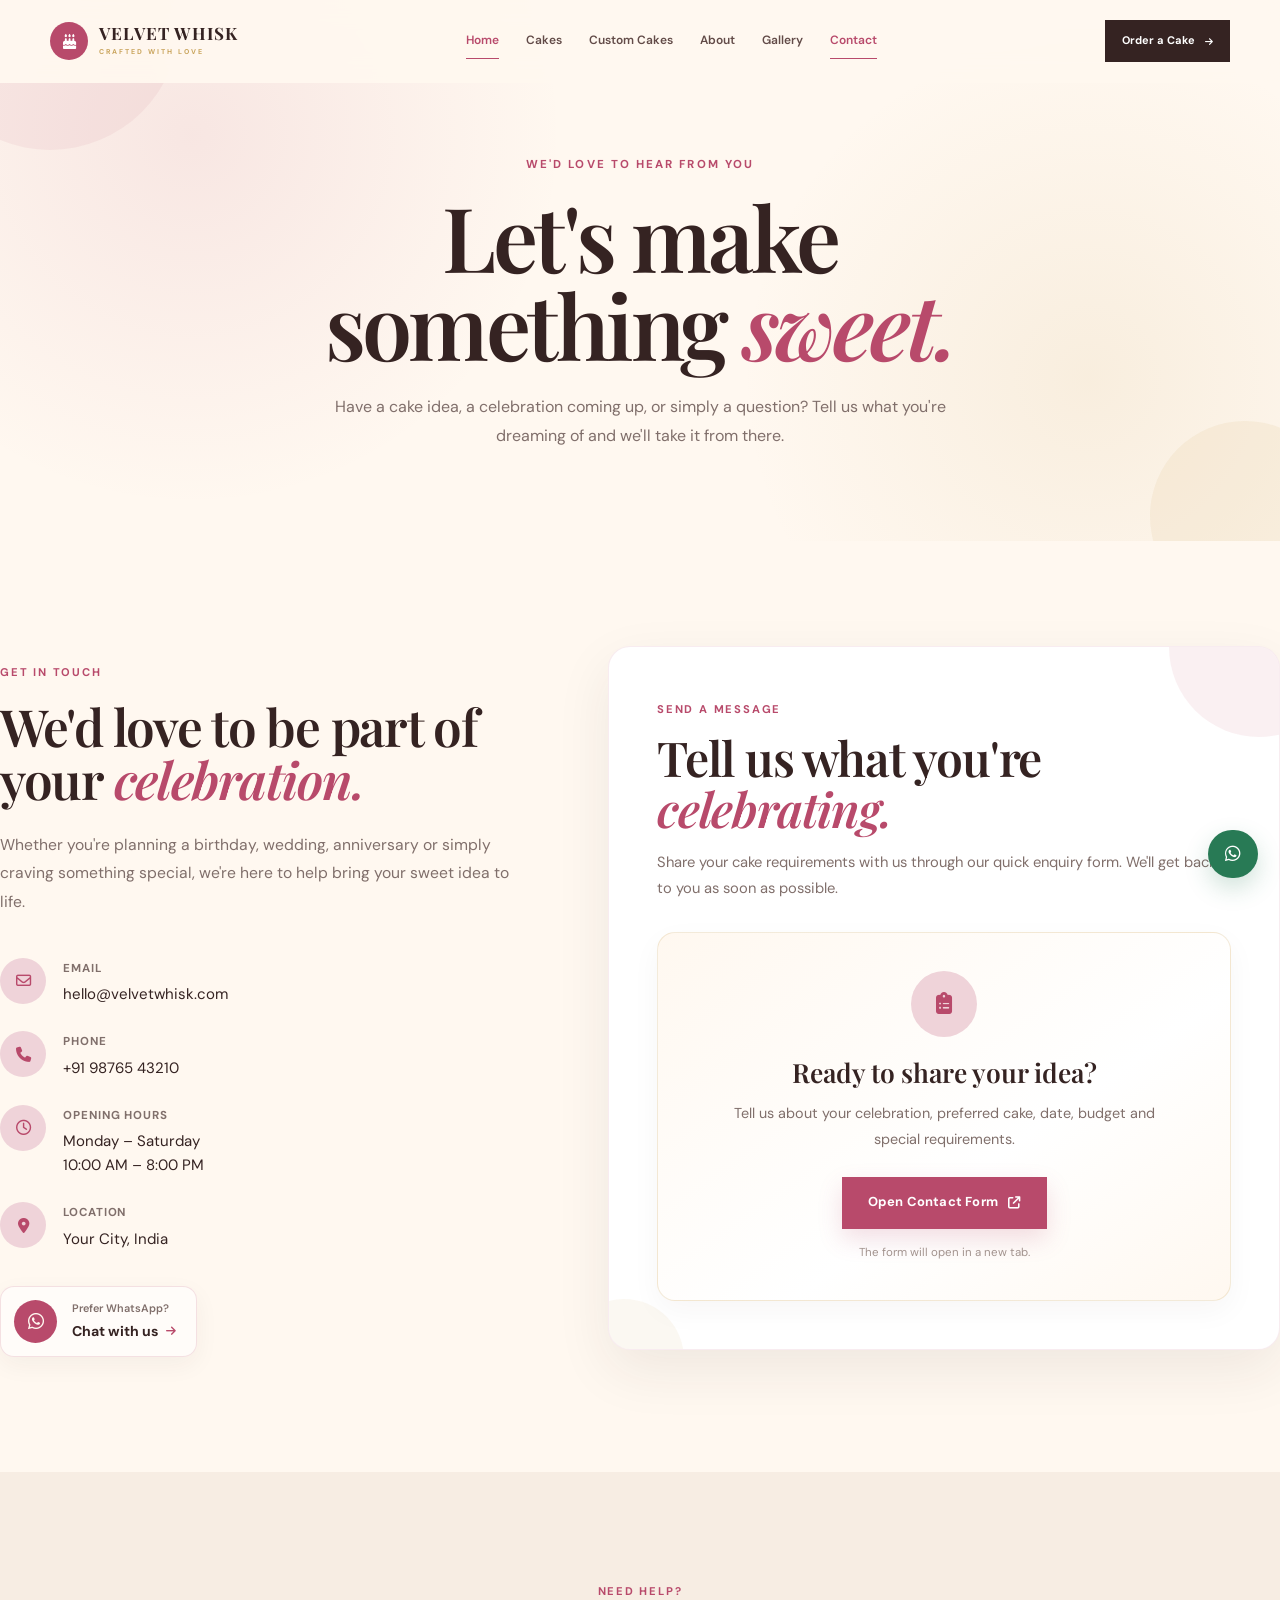
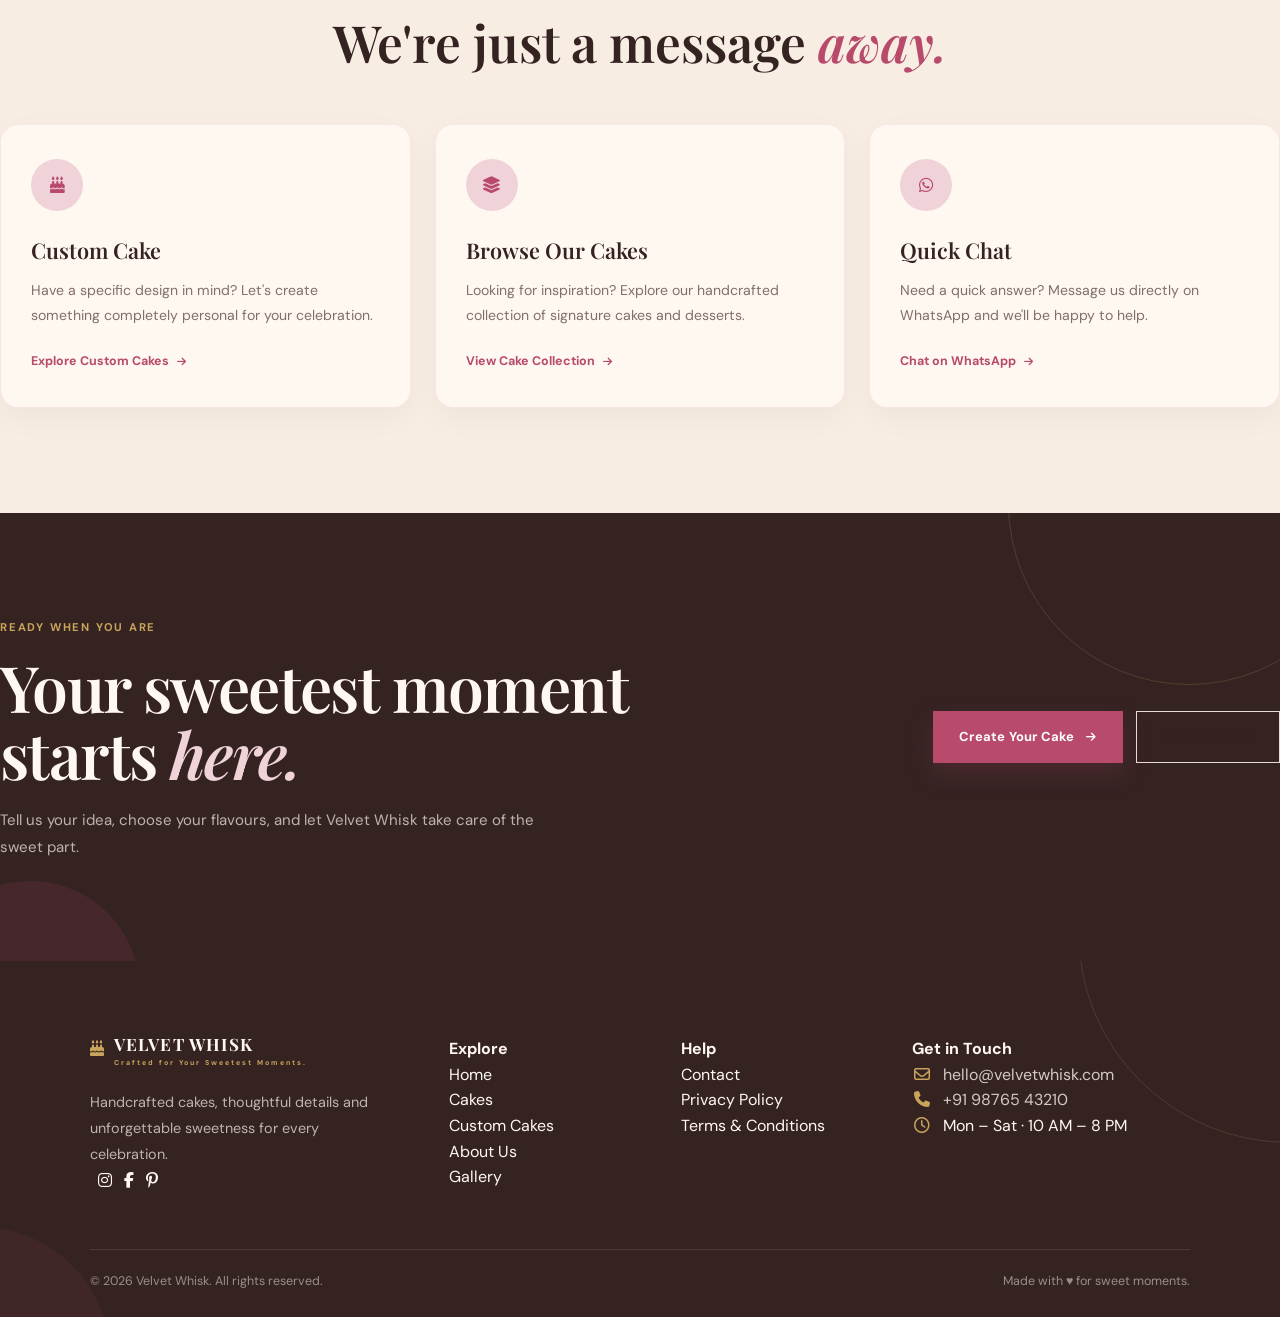
<file: contact.html>
<!DOCTYPE html>
<html lang="en">

<head>
  <meta charset="UTF-8">
  <meta name="viewport" content="width=device-width, initial-scale=1.0">

  <title>Contact Us | Velvet Whisk</title>

  <meta name="description"
    content="Get in touch with Velvet Whisk for cake orders, custom cakes, celebrations and special occasions.">

  <!-- Google Fonts -->
  <link rel="preconnect" href="https://fonts.googleapis.com">
  <link rel="preconnect" href="https://fonts.gstatic.com" crossorigin>

  <link
    href="https://fonts.googleapis.com/css2?family=DM+Sans:wght@400;500;600;700&family=Playfair+Display:wght@500;600;700&display=swap"
    rel="stylesheet">

  <!-- Font Awesome -->
  <link rel="stylesheet" href="https://cdnjs.cloudflare.com/ajax/libs/font-awesome/6.5.2/css/all.min.css">

  <!-- Main CSS -->
  <link rel="stylesheet" href="CSS/style.css">

  <!-- Contact CSS -->
  <link rel="stylesheet" href="CSS/contact.css">
</head>


<body class="contact-page">


  <!-- =====================================================
         PAGE LOADER
         ===================================================== -->

  <div class="page-loader">
    <div class="loader-inner">
      <span class="loader-dot"></span>
      <span class="loader-dot"></span>
      <span class="loader-dot"></span>
    </div>
  </div>



  <!-- =====================================================
         HEADER
         ===================================================== -->

  <header class="site-header" id="header">

    <nav class="navbar">

      <a href="index.html" class="brand">

        <span class="brand-icon">
          <i class="fa-solid fa-cake-candles"></i>
        </span>

        <span class="brand-text">
          <strong>VELVET WHISK</strong>
          <small>CRAFTED WITH LOVE</small>
        </span>

      </a>


      <div class="nav-links" id="navLinks">

        <a href="index.html" class="active">Home</a>

        <a href="cakes.html">Cakes</a>

        <a href="custom-cakes.html">Custom Cakes</a>

        <a href="about.html">About</a>

        <a href="gallery.html">Gallery</a>

        <a href="contact.html">Contact</a>

      </div>


      <a href="custom-cakes.html" class="nav-order-btn">
        Order a Cake
        <i class="fa-solid fa-arrow-right"></i>
      </a>


      <button class="menu-toggle" id="menuToggle" aria-label="Open navigation menu" aria-expanded="false">
        <span></span>
        <span></span>
        <span></span>
      </button>

    </nav>

  </header>


  <!-- =====================================================
         MAIN
         ===================================================== -->

  <main>


    <!-- =================================================
             CONTACT HERO
             ================================================= -->

    <section class="contact-hero">

      <div class="contact-hero-content reveal">

        <span class="contact-eyebrow">
          WE'D LOVE TO HEAR FROM YOU
        </span>

        <h1>
          Let's make something
          <em>sweet.</em>
        </h1>

        <p>
          Have a cake idea, a celebration coming up,
          or simply a question? Tell us what you're
          dreaming of and we'll take it from there.
        </p>

      </div>

    </section>



    <!-- =================================================
             CONTACT SECTION
             ================================================= -->

    <section class="contact-section">

      <div class="container">

        <div class="contact-grid">


          <!-- =====================================
                         CONTACT INFORMATION
                         ===================================== -->

          <div class="contact-info reveal">

            <span class="section-label">
              GET IN TOUCH
            </span>

            <h2>
              We'd love to be part of
              your <em>celebration.</em>
            </h2>

            <p class="contact-intro">
              Whether you're planning a birthday,
              wedding, anniversary or simply craving
              something special, we're here to help
              bring your sweet idea to life.
            </p>



            <!-- EMAIL -->

            <div class="contact-detail">

              <div class="contact-detail-icon">
                <i class="fa-regular fa-envelope"></i>
              </div>

              <div>

                <span>
                  Email
                </span>

                <a href="mailto:hello@velvetwhisk.com">
                  hello@velvetwhisk.com
                </a>

              </div>

            </div>



            <!-- PHONE -->

            <div class="contact-detail">

              <div class="contact-detail-icon">
                <i class="fa-solid fa-phone"></i>
              </div>

              <div>

                <span>
                  Phone
                </span>

                <a href="tel:+919876543210">
                  +91 98765 43210
                </a>

              </div>

            </div>



            <!-- HOURS -->

            <div class="contact-detail">

              <div class="contact-detail-icon">
                <i class="fa-regular fa-clock"></i>
              </div>

              <div>

                <span>
                  Opening Hours
                </span>

                <p>
                  Monday – Saturday
                  <br>
                  10:00 AM – 8:00 PM
                </p>

              </div>

            </div>



            <!-- LOCATION -->

            <div class="contact-detail">

              <div class="contact-detail-icon">
                <i class="fa-solid fa-location-dot"></i>
              </div>

              <div>

                <span>
                  Location
                </span>

                <p>
                  Your City, India
                </p>

              </div>

            </div>



            <!-- WHATSAPP -->

            <a href="https://wa.me/919876543210?text=Hello%20Velvet%20Whisk!%20I%20would%20like%20to%20know%20more%20about%20your%20cakes."
              class="contact-whatsapp" target="_blank" rel="noopener noreferrer">

              <span class="contact-whatsapp-icon">
                <i class="fa-brands fa-whatsapp"></i>
              </span>

              <span>

                <small>
                  Prefer WhatsApp?
                </small>

                <strong>
                  Chat with us
                  <i class="fa-solid fa-arrow-right"></i>
                </strong>

              </span>

            </a>

          </div>



          <!-- =====================================
                         GOOGLE FORM
                         ===================================== -->

          <div class="contact-form-wrapper reveal">

            <div class="contact-form-heading">

              <span class="section-label">
                SEND A MESSAGE
              </span>

              <h2>
                Tell us what you're
                <em>celebrating.</em>
              </h2>

              <p>
                Share your cake requirements with
                us through our quick enquiry form.
                We'll get back to you as soon as possible.
              </p>

            </div>



            <!-- GOOGLE FORM CARD -->

            <div class="google-form-card">

              <div class="google-form-icon">
                <i class="fa-solid fa-clipboard-list"></i>
              </div>

              <h3>
                Ready to share your idea?
              </h3>

              <p>
                Tell us about your celebration,
                preferred cake, date, budget and
                special requirements.
              </p>

              <a href="https://docs.google.com/forms/d/e/1FAIpQLSeVi7H_4viI_qknM3I5aGoMzQg_nb0Ivj_2zgHNUkM_BTxi_A/viewform"
                class="btn btn-primary google-form-btn" target="_blank" rel="noopener noreferrer">
                Open Contact Form
                <i class="fa-solid fa-arrow-up-right-from-square"></i>
              </a>

              <small class="google-form-note">
                The form will open in a new tab.
              </small>

            </div>

          </div>

        </div>

      </div>

    </section>



    <!-- =================================================
             QUICK HELP
             ================================================= -->

    <section class="contact-help">

      <div class="container">

        <div class="contact-help-header reveal">

          <span class="section-label">
            NEED HELP?
          </span>

          <h2>
            We're just a message
            <em>away.</em>
          </h2>

        </div>



        <div class="contact-help-grid">


          <!-- CARD 01 -->

          <div class="contact-help-card reveal">

            <div class="contact-help-icon">
              <i class="fa-solid fa-cake-candles"></i>
            </div>

            <h3>
              Custom Cake
            </h3>

            <p>
              Have a specific design in mind?
              Let's create something completely
              personal for your celebration.
            </p>

            <a href="custom-cakes.html">
              Explore Custom Cakes
              <i class="fa-solid fa-arrow-right"></i>
            </a>

          </div>



          <!-- CARD 02 -->

          <div class="contact-help-card reveal">

            <div class="contact-help-icon">
              <i class="fa-solid fa-layer-group"></i>
            </div>

            <h3>
              Browse Our Cakes
            </h3>

            <p>
              Looking for inspiration? Explore our
              handcrafted collection of signature
              cakes and desserts.
            </p>

            <a href="cakes.html">
              View Cake Collection
              <i class="fa-solid fa-arrow-right"></i>
            </a>

          </div>



          <!-- CARD 03 -->

          <div class="contact-help-card reveal">

            <div class="contact-help-icon">
              <i class="fa-brands fa-whatsapp"></i>
            </div>

            <h3>
              Quick Chat
            </h3>

            <p>
              Need a quick answer? Message us directly
              on WhatsApp and we'll be happy to help.
            </p>

            <a href="https://wa.me/919876543210?text=Hello%20Velvet%20Whisk!%20I%20have%20a%20question%20about%20a%20cake."
              target="_blank" rel="noopener noreferrer">
              Chat on WhatsApp
              <i class="fa-solid fa-arrow-right"></i>
            </a>

          </div>

        </div>

      </div>

    </section>



    <!-- =================================================
             FINAL CTA
             ================================================= -->

    <section class="contact-cta">

      <div class="container">

        <div class="contact-cta-inner reveal">

          <div class="contact-cta-content">

            <span class="section-label">
              READY WHEN YOU ARE
            </span>

            <h2>
              Your sweetest moment
              starts <em>here.</em>
            </h2>

            <p>
              Tell us your idea, choose your flavours,
              and let Velvet Whisk take care of the
              sweet part.
            </p>

          </div>



          <div class="contact-cta-buttons">

            <a href="custom-cakes.html" class="btn btn-primary">
              Create Your Cake
              <i class="fa-solid fa-arrow-right"></i>
            </a>

            <a href="cakes.html" class="btn btn-outline">
              Browse Cakes
            </a>

          </div>

        </div>

      </div>

    </section>

  </main>



  <!-- =====================================================
         FOOTER
  ===================================================== -->

  <footer class="site-footer">

    <div class="footer-main">

      <div class="footer-brand">

        <a href="index.html" class="brand-logo">

          <span class="brand-mark">
            <i class="fa-solid fa-cake-candles"></i>
          </span>

          <span class="brand-text">
            <strong>VELVET WHISK</strong>
            <small>Crafted for Your Sweetest Moments.</small>
          </span>

        </a>

        <p>
          Handcrafted cakes, thoughtful details and
          unforgettable sweetness for every celebration.
        </p>

        <div class="social-links">

          <a href="#" aria-label="Instagram">
            <i class="fa-brands fa-instagram"></i>
          </a>

          <a href="#" aria-label="Facebook">
            <i class="fa-brands fa-facebook-f"></i>
          </a>

          <a href="#" aria-label="Pinterest">
            <i class="fa-brands fa-pinterest-p"></i>
          </a>

        </div>

      </div>


      <div class="footer-links">

        <h4>Explore</h4>

        <a href="index.html">Home</a><br>
        <a href="cakes.html">Cakes</a><br>
        <a href="custom-cakes.html">Custom Cakes</a><br>
        <a href="about.html">About Us</a><br>
        <a href="gallery.html">Gallery</a>

      </div>


      <div class="footer-links">

        <h4>Help</h4>

        <a href="contact.html">Contact</a><br>
        <a href="privacy.html">Privacy Policy</a><br>
        <a href="terms.html">Terms & Conditions</a><br>

      </div>


      <div class="footer-contact">

        <h4>Get in Touch</h4>

        <a href="mailto:hello@velvetwhisk.com">
          <i class="fa-regular fa-envelope"></i>
          hello@velvetwhisk.com
        </a>
        <br>
        <a href="tel:+919876543210">
          <i class="fa-solid fa-phone"></i>
          +91 98765 43210
        </a>
        <br>
        <span>
          <i class="fa-regular fa-clock"></i>
          Mon – Sat · 10 AM – 8 PM
        </span>

      </div>

    </div>


    <div class="footer-bottom">

      <p>
        © <span id="currentYear"></span>
        Velvet Whisk. All rights reserved.
      </p>

      <p>
        Made with <span>♥</span> for sweet moments.
      </p>

    </div>

  </footer>

  <!-- =====================================================
         WHATSAPP
  ===================================================== -->

  <a href="https://wa.me/919876543210?text=Hello%20Velvet%20Whisk!%20I%20would%20like%20to%20order%20a%20cake."
    class="whatsapp-btn" target="_blank" rel="noopener noreferrer" aria-label="Chat with Velvet Whisk on WhatsApp">
    <i class="fa-brands fa-whatsapp"></i>
  </a>



  <!-- =====================================================
         JAVASCRIPT
  ===================================================== -->

  <script src="JS/script.js"></script>

</body>

</html>
</file>
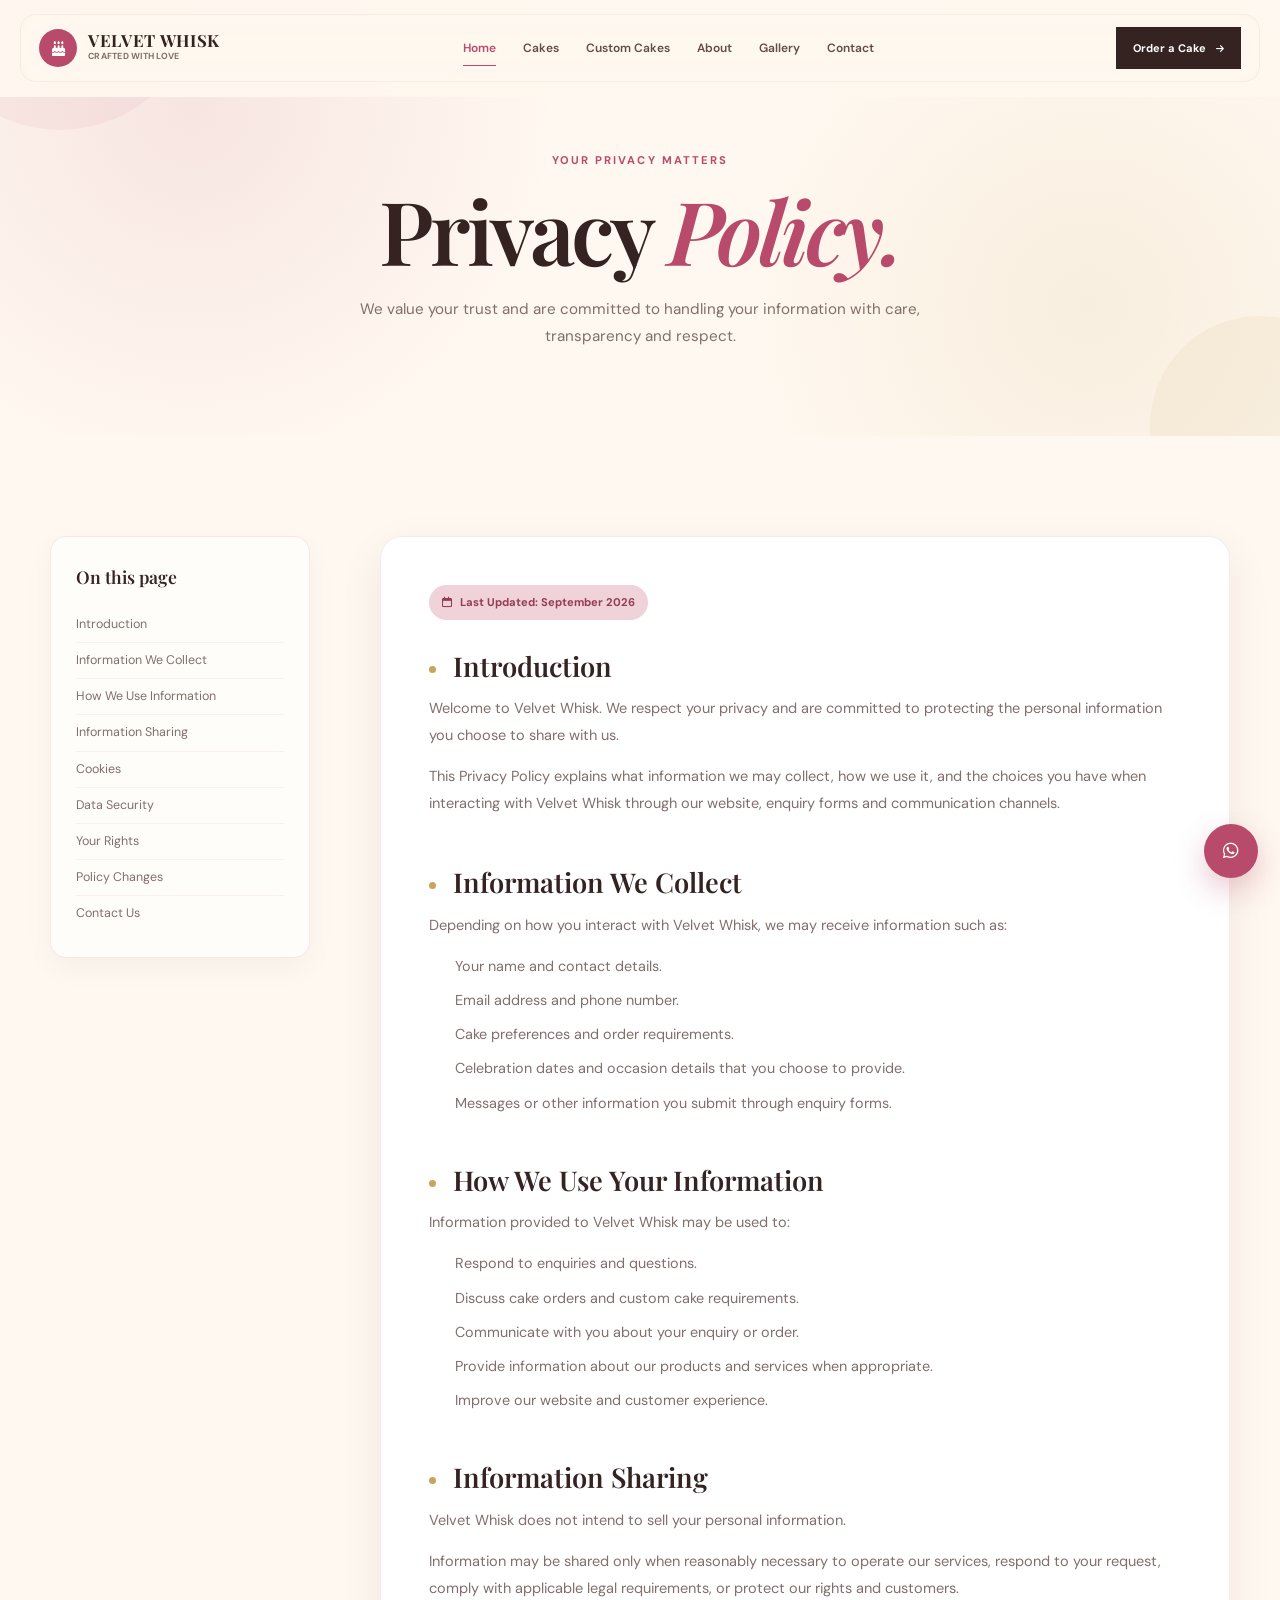
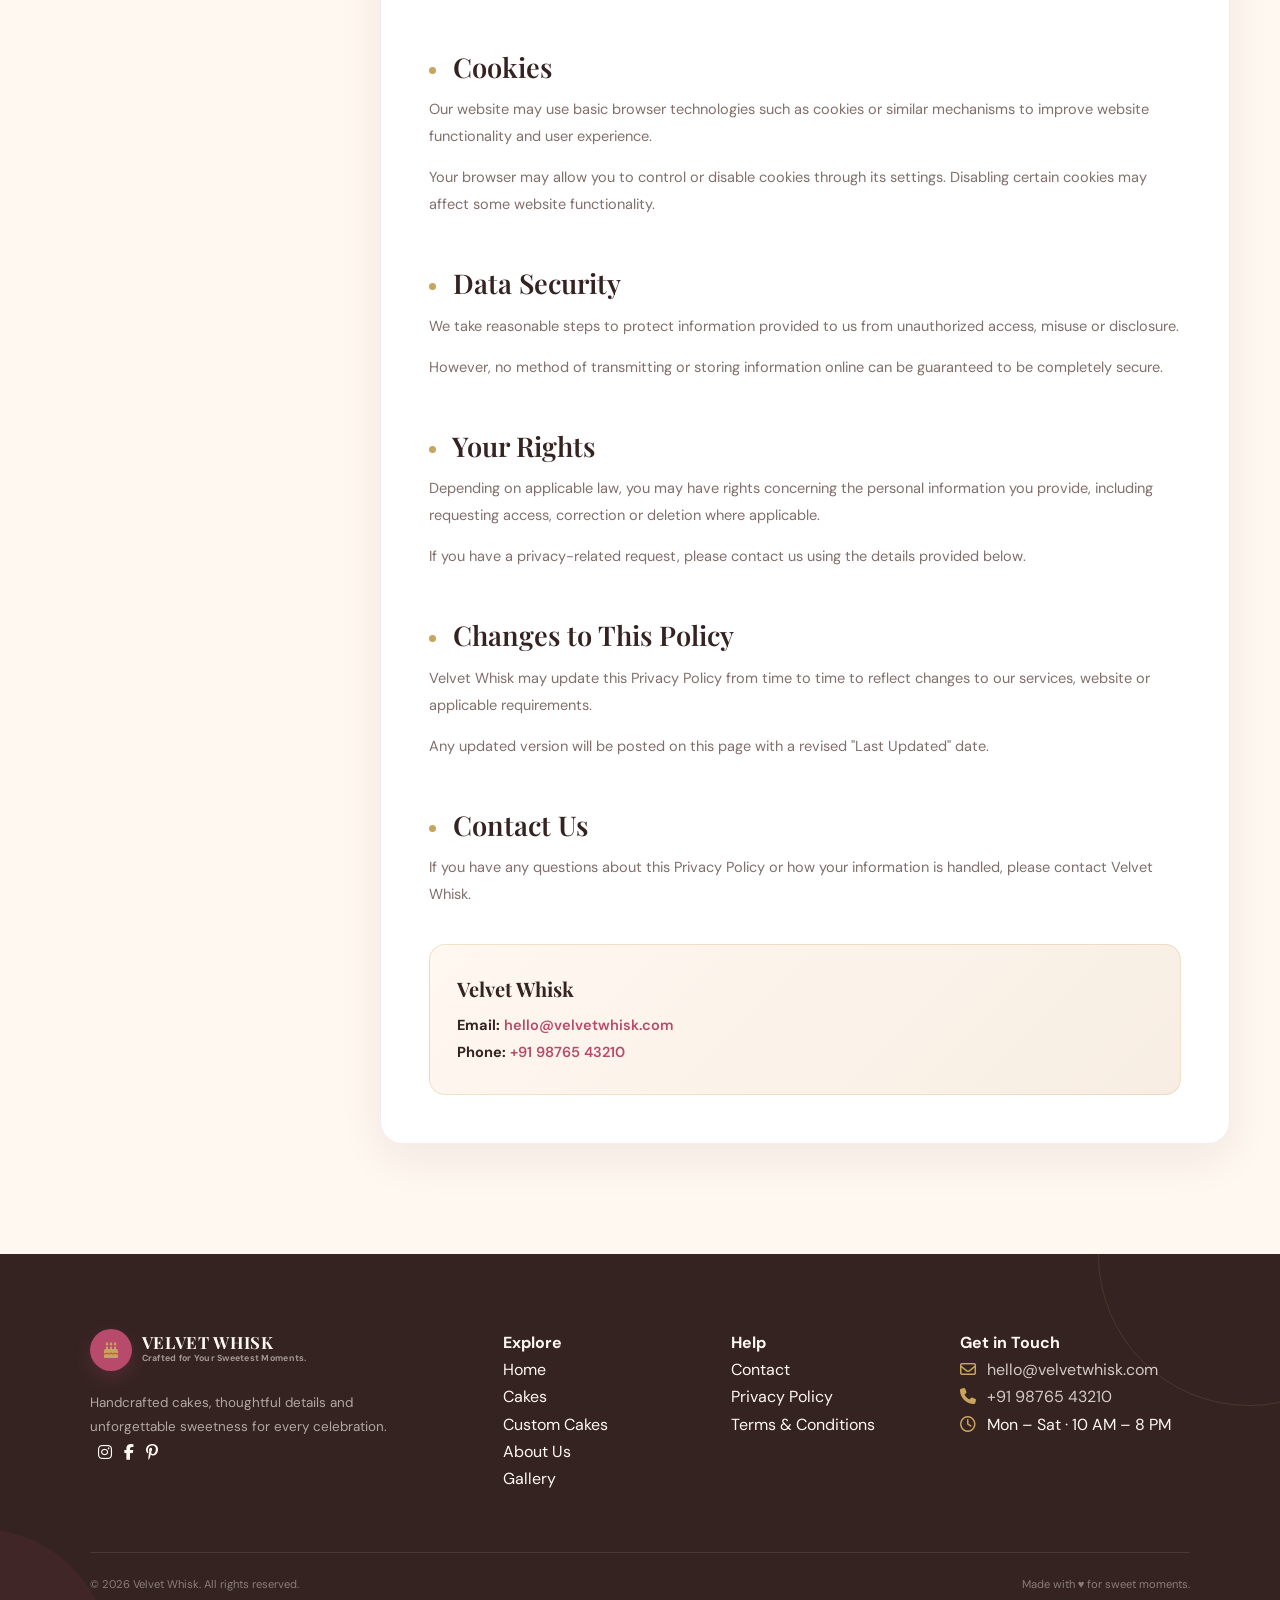
<file: privacy.html>
<!DOCTYPE html>
<html lang="en">

<head>
  <meta charset="UTF-8">

  <meta name="viewport" content="width=device-width, initial-scale=1.0">

  <title>Privacy Policy | Velvet Whisk</title>

  <meta name="description"
    content="Privacy Policy for Velvet Whisk. Learn how we collect, use and protect your information.">

  <!-- Google Fonts -->
  <link rel="preconnect" href="https://fonts.googleapis.com">

  <link rel="preconnect" href="https://fonts.gstatic.com" crossorigin>

  <link
    href="https://fonts.googleapis.com/css2?family=DM+Sans:wght@400;500;600;700&family=Playfair+Display:wght@500;600;700&display=swap"
    rel="stylesheet">

  <!-- Font Awesome -->
  <link rel="stylesheet" href="https://cdnjs.cloudflare.com/ajax/libs/font-awesome/6.5.2/css/all.min.css">

  <link rel="stylesheet" href="CSS/style.css">


  <!-- =====================================================
         CSS
         ===================================================== -->

  <style>
    /* =====================================================
           ROOT
           ===================================================== */

    :root {
      --rose: #B84A6B;
      --rose-dark: #963B57;
      --gold: #C9A45C;

      --cream: #FFF8F0;
      --cream-dark: #F7EDE3;

      --cocoa: #352322;
      --muted: #806F6B;

      --soft-rose: #EFD3D9;

      --white: #FFFFFF;

      --border: rgba(184, 74, 107, 0.12);

      --shadow:
        0 15px 45px rgba(53, 35, 34, 0.07);
    }


    /* =====================================================
           RESET
           ===================================================== */

    * {
      margin: 0;
      padding: 0;

      box-sizing: border-box;
    }


    html {
      scroll-behavior: smooth;
    }


    body {
      min-height: 100vh;

      background: var(--cream);

      color: var(--cocoa);

      font-family: "DM Sans", sans-serif;

      line-height: 1.7;

      overflow-x: hidden;
    }


    a {
      color: inherit;

      text-decoration: none;
    }


    button {
      font: inherit;
    }


    img {
      max-width: 100%;

      display: block;
    }


    ::selection {
      background: var(--rose);

      color: var(--white);
    }


    /* =====================================================
           SCROLLBAR
           ===================================================== */

    ::-webkit-scrollbar {
      width: 8px;
    }


    ::-webkit-scrollbar-track {
      background: var(--cream-dark);
    }


    ::-webkit-scrollbar-thumb {
      background: var(--rose);

      border-radius: 20px;
    }


    /* =====================================================
           LOADER
           ===================================================== */

    .page-loader {
      position: fixed;

      inset: 0;

      z-index: 9999;

      display: flex;

      align-items: center;
      justify-content: center;

      background: var(--cream);

      transition:
        opacity 0.5s ease,
        visibility 0.5s ease;
    }


    .page-loader.hide {
      opacity: 0;

      visibility: hidden;
    }


    .loader-inner {
      display: flex;

      gap: 8px;
    }


    .loader-dot {
      width: 9px;
      height: 9px;

      border-radius: 50%;

      background: var(--rose);

      animation: loaderBounce 0.8s infinite alternate;
    }


    .loader-dot:nth-child(2) {
      animation-delay: 0.15s;
    }


    .loader-dot:nth-child(3) {
      animation-delay: 0.3s;
    }


    @keyframes loaderBounce {

      from {
        transform: translateY(0);

        opacity: 0.45;
      }

      to {
        transform: translateY(-8px);

        opacity: 1;
      }
    }


    /* =====================================================
           CONTAINER
           ===================================================== */

    .container {
      width: min(1180px, calc(100% - 48px));

      margin: 0 auto;
    }


    /* =====================================================
           NAVBAR
           ===================================================== */

    .site-header {
      position: fixed;

      top: 0;
      left: 0;
      right: 0;

      z-index: 1000;

      padding: 14px 0;

      transition:
        background 0.3s ease,
        box-shadow 0.3s ease;
    }


    .site-header.scrolled {
      background: rgba(255, 248, 240, 0.94);

      backdrop-filter: blur(16px);

      box-shadow:
        0 5px 25px rgba(53, 35, 34, 0.07);
    }


    .navbar {
      width: min(1240px, calc(100% - 40px));

      min-height: 68px;

      margin: auto;

      padding: 10px 18px;

      display: flex;

      align-items: center;

      justify-content: space-between;

      gap: 25px;

      border: 1px solid rgba(184, 74, 107, 0.08);

      border-radius: 16px;

      background: rgba(255, 248, 240, 0.82);

      backdrop-filter: blur(15px);
    }


    /* Brand */

    .brand-logo {
      display: flex;

      align-items: center;

      gap: 11px;

      flex-shrink: 0;
    }


    .brand-mark {
      width: 42px;
      height: 42px;

      display: flex;

      align-items: center;
      justify-content: center;

      border-radius: 50%;

      background: var(--rose);

      color: var(--cream);

      font-size: 16px;

      box-shadow:
        0 8px 18px rgba(184, 74, 107, 0.22);
    }


    .brand-text {
      display: flex;

      flex-direction: column;
    }


    .brand-text strong {
      color: var(--cocoa);

      font-family: "Playfair Display", serif;

      font-size: 1.05rem;

      letter-spacing: 0.04em;
    }


    .brand-text small {
      margin-top: 1px;

      color: var(--muted);

      font-size: 0.55rem;

      letter-spacing: 0.03em;
    }


    /* Navigation */

    .nav-menu {
      display: flex;

      align-items: center;

      gap: 7px;
    }


    .nav-menu>a {
      position: relative;

      padding: 9px 12px;

      color: var(--muted);

      font-size: 0.78rem;

      font-weight: 600;

      white-space: nowrap;

      transition: color 0.25s ease;
    }


    .nav-menu>a:hover,
    .nav-menu>a.active {
      color: var(--rose);
    }


    .nav-menu>a.active::after {
      content: "";

      position: absolute;

      left: 12px;
      right: 12px;

      bottom: 2px;

      height: 2px;

      border-radius: 10px;

      background: var(--rose);
    }


    .nav-order {
      display: inline-flex;

      align-items: center;

      gap: 8px;

      margin-left: 7px;

      padding: 11px 17px !important;

      border-radius: 10px;

      background: var(--rose);

      color: var(--white) !important;

      box-shadow:
        0 8px 18px rgba(184, 74, 107, 0.18);

      transition:
        transform 0.25s ease,
        background 0.25s ease;
    }


    .nav-order:hover {
      transform: translateY(-2px);

      background: var(--rose-dark);
    }


    .nav-order::after {
      display: none !important;
    }


    /* Mobile button */

    .menu-toggle {
      display: none;

      width: 43px;
      height: 43px;

      border: 1px solid var(--border);

      border-radius: 10px;

      background: var(--white);

      cursor: pointer;
    }


    .menu-toggle span {
      display: block;

      width: 19px;
      height: 2px;

      margin: 4px auto;

      border-radius: 10px;

      background: var(--cocoa);

      transition: 0.25s ease;
    }


    /* =====================================================
           PAGE HERO
           ===================================================== */

    .privacy-hero {
      position: relative;

      min-height: 390px;

      display: flex;

      align-items: center;

      justify-content: center;

      padding: 145px 24px 85px;

      overflow: hidden;

      text-align: center;

      background:
        radial-gradient(circle at 15% 25%,
          rgba(184, 74, 107, 0.11),
          transparent 32%),
        radial-gradient(circle at 85% 70%,
          rgba(201, 164, 92, 0.12),
          transparent 30%),
        var(--cream);
    }


    .privacy-hero::before {
      content: "";

      position: absolute;

      width: 280px;
      height: 280px;

      top: -150px;
      left: -80px;

      border-radius: 50%;

      background: rgba(184, 74, 107, 0.06);

      animation: heroFloat 8s ease-in-out infinite;
    }


    .privacy-hero::after {
      content: "";

      position: absolute;

      width: 220px;
      height: 220px;

      right: -90px;
      bottom: -100px;

      border-radius: 50%;

      background: rgba(201, 164, 92, 0.09);

      animation: heroFloat 9s ease-in-out infinite reverse;
    }


    @keyframes heroFloat {

      0%,
      100% {
        transform: translateY(0);
      }

      50% {
        transform: translateY(-16px);
      }
    }


    .privacy-hero-content {
      position: relative;

      z-index: 2;

      max-width: 760px;
    }


    .privacy-eyebrow {
      display: inline-block;

      margin-bottom: 16px;

      color: var(--rose);

      font-size: 0.7rem;

      font-weight: 700;

      letter-spacing: 0.18em;

      text-transform: uppercase;
    }


    .privacy-hero h1 {
      color: var(--cocoa);

      font-family: "Playfair Display", serif;

      font-size: clamp(3rem, 7vw, 5.5rem);

      font-weight: 600;

      line-height: 1;

      letter-spacing: -0.04em;
    }


    .privacy-hero h1 em {
      color: var(--rose);

      font-style: italic;
    }


    .privacy-hero p {
      max-width: 620px;

      margin: 22px auto 0;

      color: var(--muted);

      font-size: 0.95rem;

      line-height: 1.8;
    }


    /* =====================================================
           PRIVACY CONTENT
           ===================================================== */

    .privacy-section {
      padding: 100px 0 110px;

      background: var(--cream);
    }


    .privacy-layout {
      display: grid;

      grid-template-columns: 260px minmax(0, 1fr);

      gap: 70px;

      align-items: start;
    }


    /* Side navigation */

    .privacy-sidebar {
      position: sticky;

      top: 115px;

      padding: 25px;

      border: 1px solid var(--border);

      border-radius: 16px;

      background: rgba(255, 255, 255, 0.65);

      box-shadow:
        0 10px 30px rgba(53, 35, 34, 0.04);
    }


    .privacy-sidebar-title {
      margin-bottom: 15px;

      color: var(--cocoa);

      font-family: "Playfair Display", serif;

      font-size: 1.1rem;

      font-weight: 600;
    }


    .privacy-sidebar a {
      display: block;

      padding: 7px 0;

      color: var(--muted);

      font-size: 0.78rem;

      border-bottom: 1px solid rgba(184, 74, 107, 0.07);

      transition:
        color 0.25s ease,
        padding-left 0.25s ease;
    }


    .privacy-sidebar a:last-child {
      border-bottom: none;
    }


    .privacy-sidebar a:hover {
      padding-left: 5px;

      color: var(--rose);
    }


    /* Main document */

    .privacy-content {
      min-width: 0;

      padding: 48px;

      border: 1px solid var(--border);

      border-radius: 22px;

      background: var(--white);

      box-shadow: var(--shadow);
    }


    .last-updated {
      display: inline-flex;

      align-items: center;

      gap: 8px;

      margin-bottom: 30px;

      padding: 8px 13px;

      border-radius: 30px;

      background: var(--soft-rose);

      color: var(--rose-dark);

      font-size: 0.7rem;

      font-weight: 700;
    }


    .privacy-content section {
      scroll-margin-top: 110px;

      margin-bottom: 48px;
    }


    .privacy-content section:last-child {
      margin-bottom: 0;
    }


    .privacy-content h2 {
      margin-bottom: 14px;

      color: var(--cocoa);

      font-family: "Playfair Display", serif;

      font-size: 1.7rem;

      font-weight: 600;

      line-height: 1.2;
    }


    .privacy-content h2::before {
      content: "";

      display: inline-block;

      width: 7px;
      height: 7px;

      margin: 0 10px 4px 0;

      border-radius: 50%;

      background: var(--gold);
    }


    .privacy-content p {
      margin-bottom: 14px;

      color: var(--muted);

      font-size: 0.91rem;

      line-height: 1.85;
    }


    .privacy-content ul {
      margin: 12px 0 0;

      padding-left: 22px;
    }


    .privacy-content li {
      margin-bottom: 9px;

      padding-left: 4px;

      color: var(--muted);

      font-size: 0.9rem;

      line-height: 1.75;
    }


    .privacy-content li::marker {
      color: var(--rose);
    }


    .privacy-content strong {
      color: var(--cocoa);

      font-weight: 700;
    }


    .privacy-content a {
      color: var(--rose);

      font-weight: 600;

      text-decoration: underline;

      text-decoration-color: rgba(184, 74, 107, 0.25);

      text-underline-offset: 3px;
    }


    .privacy-content a:hover {
      color: var(--rose-dark);
    }


    /* =====================================================
           CONTACT BOX
           ===================================================== */

    .privacy-contact-box {
      margin-top: 35px;

      padding: 27px;

      border: 1px solid rgba(201, 164, 92, 0.25);

      border-radius: 16px;

      background:
        linear-gradient(135deg,
          #fff8f0,
          #f7ede3);
    }


    .privacy-contact-box h3 {
      margin-bottom: 7px;

      color: var(--cocoa);

      font-family: "Playfair Display", serif;

      font-size: 1.25rem;
    }


    .privacy-contact-box p {
      margin-bottom: 0;
    }


    .privacy-contact-box a {
      text-decoration: none;
    }


    /* =====================================================
           FOOTER
           ===================================================== */

    .site-footer {
      position: relative;

      padding-top: 75px;

      background: var(--cocoa);

      color: var(--cream);

      overflow: hidden;
    }


    .site-footer::before {
      content: "";

      position: absolute;

      width: 300px;
      height: 300px;

      right: -120px;
      top: -150px;

      border-radius: 50%;

      border: 1px solid rgba(201, 164, 92, 0.15);
    }


    .footer-main {
      position: relative;

      z-index: 2;

      display: grid;

      grid-template-columns: 1.6fr 0.8fr 0.8fr 1fr;

      gap: 45px;

      padding-bottom: 60px;
    }


    .footer-brand .brand-logo {
      margin-bottom: 20px;
    }


    .footer-brand .brand-text strong {
      color: var(--cream);
    }


    .footer-brand .brand-text small {
      color: rgba(255, 248, 240, 0.55);
    }


    .footer-brand p {
      max-width: 350px;

      color: rgba(255, 248, 240, 0.62);

      font-size: 0.84rem;

      line-height: 1.8;
    }


    .footer-socials {
      display: flex;

      gap: 9px;

      margin-top: 22px;
    }


    .footer-socials a {
      width: 36px;
      height: 36px;

      display: flex;

      align-items: center;
      justify-content: center;

      border: 1px solid rgba(255, 248, 240, 0.15);

      border-radius: 50%;

      color: var(--cream);

      font-size: 0.78rem;

      transition:
        background 0.25s ease,
        border-color 0.25s ease,
        transform 0.25s ease;
    }


    .footer-socials a:hover {
      transform: translateY(-3px);

      border-color: var(--rose);

      background: var(--rose);
    }


    .footer-column h3 {
      margin-bottom: 20px;

      color: var(--cream);

      font-family: "Playfair Display", serif;

      font-size: 1.05rem;

      font-weight: 600;
    }


    .footer-column>a,
    .footer-column>span {
      display: flex;

      align-items: center;

      gap: 8px;

      width: fit-content;

      margin-bottom: 11px;

      color: rgba(255, 248, 240, 0.60);

      font-size: 0.78rem;

      line-height: 1.5;

      transition: color 0.25s ease;
    }


    .footer-column>a:hover {
      color: var(--cream);
    }


    .footer-contact i {
      width: 16px;

      color: var(--gold);

      text-align: center;
    }


    .footer-bottom {
      border-top: 1px solid rgba(255, 248, 240, 0.09);
    }


    .footer-bottom .container {
      min-height: 65px;

      display: flex;

      align-items: center;

      justify-content: space-between;

      gap: 20px;
    }


    .footer-bottom p,
    .footer-bottom span {
      color: rgba(255, 248, 240, 0.42);

      font-size: 0.7rem;
    }


    .footer-bottom i {
      color: var(--rose);
    }


    /* =====================================================
           WHATSAPP
           ===================================================== */

    .whatsapp-btn {
      position: fixed;

      right: 22px;
      bottom: 22px;

      z-index: 900;

      width: 54px;
      height: 54px;

      display: flex;

      align-items: center;
      justify-content: center;

      border-radius: 50%;

      background: var(--rose);

      color: var(--white);

      font-size: 1.35rem;

      box-shadow:
        0 12px 30px rgba(184, 74, 107, 0.30);

      transition:
        transform 0.3s ease,
        background 0.3s ease;
    }


    .whatsapp-btn:hover {
      transform: translateY(-5px) scale(1.04);

      background: var(--rose-dark);
    }


    /* =====================================================
           REVEAL
           ===================================================== */

    .reveal {
      opacity: 0;

      transform: translateY(25px);

      transition:
        opacity 0.7s ease,
        transform 0.7s ease;
    }


    .reveal.show {
      opacity: 1;

      transform: translateY(0);
    }


    /* =====================================================
           TABLET
           ===================================================== */

    @media (max-width: 1050px) {

      .menu-toggle {
        display: block;
      }


      .nav-menu {
        position: fixed;

        top: 92px;

        left: 20px;
        right: 20px;

        display: flex;

        flex-direction: column;

        align-items: stretch;

        gap: 3px;

        padding: 15px;

        border: 1px solid var(--border);

        border-radius: 16px;

        background: rgba(255, 248, 240, 0.98);

        box-shadow:
          0 20px 50px rgba(53, 35, 34, 0.12);

        opacity: 0;

        visibility: hidden;

        transform: translateY(-10px);

        transition:
          opacity 0.25s ease,
          visibility 0.25s ease,
          transform 0.25s ease;
      }


      .nav-menu.active {
        opacity: 1;

        visibility: visible;

        transform: translateY(0);
      }


      .nav-menu>a {
        width: 100%;

        padding: 12px 14px;
      }


      .nav-menu>a.active::after {
        display: none;
      }


      .nav-order {
        justify-content: center;

        margin: 7px 0 0;
      }


      .privacy-layout {
        grid-template-columns: 1fr;

        gap: 35px;
      }


      .privacy-sidebar {
        position: static;

        display: flex;

        flex-wrap: wrap;

        gap: 5px 15px;
      }


      .privacy-sidebar-title {
        width: 100%;

        margin-bottom: 5px;
      }


      .privacy-sidebar a {
        border-bottom: none;
      }


      .footer-main {
        grid-template-columns: 1.4fr 1fr 1fr;

        gap: 35px;
      }


      .footer-contact {
        grid-column: 1 / -1;
      }
    }


    /* =====================================================
           MOBILE
           ===================================================== */

    @media (max-width: 700px) {

      .container {
        width: min(100% - 34px, 1180px);
      }


      .navbar {
        width: calc(100% - 24px);

        padding: 9px 12px;
      }


      .brand-text small {
        display: none;
      }


      .privacy-hero {
        min-height: 340px;

        padding:
          125px 20px 70px;
      }


      .privacy-hero h1 {
        font-size: clamp(2.7rem, 13vw, 4rem);
      }


      .privacy-hero p {
        font-size: 0.88rem;
      }


      .privacy-section {
        padding: 70px 0 80px;
      }


      .privacy-sidebar {
        padding: 20px;
      }


      .privacy-content {
        padding: 30px 22px;

        border-radius: 17px;
      }


      .privacy-content h2 {
        font-size: 1.45rem;
      }


      .privacy-content p,
      .privacy-content li {
        font-size: 0.87rem;
      }


      .privacy-contact-box {
        padding: 22px;
      }


      .footer-main {
        grid-template-columns: 1fr 1fr;

        gap: 35px 25px;

        padding-bottom: 45px;
      }


      .footer-brand {
        grid-column: 1 / -1;
      }


      .footer-contact {
        grid-column: 1 / -1;
      }


      .footer-bottom .container {
        min-height: auto;

        padding-top: 18px;
        padding-bottom: 18px;

        flex-direction: column;

        align-items: flex-start;

        gap: 6px;
      }


      .whatsapp-btn {
        right: 16px;
        bottom: 16px;

        width: 50px;
        height: 50px;
      }
    }


    /* =====================================================
           SMALL MOBILE
           ===================================================== */

    @media (max-width: 400px) {

      .brand-text strong {
        font-size: 0.9rem;
      }


      .brand-mark {
        width: 38px;
        height: 38px;
      }


      .privacy-hero h1 {
        font-size: 2.5rem;
      }


      .privacy-content {
        padding: 25px 18px;
      }


      .privacy-sidebar {
        display: block;
      }


      .privacy-sidebar a {
        padding: 6px 0;
      }


      .footer-main {
        grid-template-columns: 1fr;
      }


      .footer-brand,
      .footer-contact {
        grid-column: auto;
      }
    }


    /* =====================================================
           REDUCED MOTION
           ===================================================== */

    @media (prefers-reduced-motion: reduce) {

      html {
        scroll-behavior: auto;
      }


      *,
      *::before,
      *::after {
        animation-duration: 0.01ms !important;

        animation-iteration-count: 1 !important;

        transition-duration: 0.01ms !important;
      }


      .reveal {
        opacity: 1;

        transform: none;
      }
    }
  </style>

</head>


<body>


  <!-- =====================================================
         PAGE LOADER
         ===================================================== -->

  <div class="page-loader">

    <div class="loader-inner">

      <span class="loader-dot"></span>

      <span class="loader-dot"></span>

      <span class="loader-dot"></span>

    </div>

  </div>


  <!-- =====================================================
         HEADER
         ===================================================== -->

  <header class="site-header" id="header">

    <nav class="navbar">

      <a href="index.html" class="brand">

        <span class="brand-icon">
          <i class="fa-solid fa-cake-candles"></i>
        </span>

        <span class="brand-text">
          <strong>VELVET WHISK</strong>
          <small>CRAFTED WITH LOVE</small>
        </span>

      </a>


      <div class="nav-links" id="navLinks">

        <a href="index.html" class="active">Home</a>

        <a href="cakes.html">Cakes</a>

        <a href="custom-cakes.html">Custom Cakes</a>

        <a href="about.html">About</a>

        <a href="gallery.html">Gallery</a>

        <a href="contact.html">Contact</a>

      </div>


      <a href="custom-cakes.html" class="nav-order-btn">
        Order a Cake
        <i class="fa-solid fa-arrow-right"></i>
      </a>


      <button class="menu-toggle" id="menuToggle" aria-label="Open navigation menu" aria-expanded="false">
        <span></span>
        <span></span>
        <span></span>
      </button>

    </nav>

  </header>


  <!-- =====================================================
         MAIN
         ===================================================== -->

  <main>


    <!-- =================================================
             PRIVACY HERO
             ================================================= -->

    <section class="privacy-hero">

      <div class="privacy-hero-content reveal">

        <span class="privacy-eyebrow">
          YOUR PRIVACY MATTERS
        </span>

        <h1>
          Privacy <em>Policy.</em>
        </h1>

        <p>
          We value your trust and are committed to
          handling your information with care,
          transparency and respect.
        </p>

      </div>

    </section>


    <!-- =================================================
             PRIVACY CONTENT
             ================================================= -->

    <section class="privacy-section">

      <div class="container">

        <div class="privacy-layout">


          <!-- SIDEBAR -->

          <aside class="privacy-sidebar reveal">

            <div class="privacy-sidebar-title">
              On this page
            </div>

            <a href="#introduction">
              Introduction
            </a>

            <a href="#information">
              Information We Collect
            </a>

            <a href="#usage">
              How We Use Information
            </a>

            <a href="#sharing">
              Information Sharing
            </a>

            <a href="#cookies">
              Cookies
            </a>

            <a href="#security">
              Data Security
            </a>

            <a href="#rights">
              Your Rights
            </a>

            <a href="#changes">
              Policy Changes
            </a>

            <a href="#contact">
              Contact Us
            </a>

          </aside>


          <!-- DOCUMENT -->

          <article class="privacy-content reveal">

            <div class="last-updated">

              <i class="fa-regular fa-calendar"></i>

              Last Updated: September 2026

            </div>


            <!-- INTRODUCTION -->

            <section id="introduction">

              <h2>
                Introduction
              </h2>

              <p>
                Welcome to Velvet Whisk. We respect
                your privacy and are committed to
                protecting the personal information
                you choose to share with us.
              </p>

              <p>
                This Privacy Policy explains what
                information we may collect, how we
                use it, and the choices you have when
                interacting with Velvet Whisk through
                our website, enquiry forms and
                communication channels.
              </p>

            </section>


            <!-- INFORMATION -->

            <section id="information">

              <h2>
                Information We Collect
              </h2>

              <p>
                Depending on how you interact with
                Velvet Whisk, we may receive
                information such as:
              </p>

              <ul>

                <li>
                  Your name and contact details.
                </li>

                <li>
                  Email address and phone number.
                </li>

                <li>
                  Cake preferences and order
                  requirements.
                </li>

                <li>
                  Celebration dates and occasion
                  details that you choose to provide.
                </li>

                <li>
                  Messages or other information
                  you submit through enquiry forms.
                </li>

              </ul>

            </section>


            <!-- USAGE -->

            <section id="usage">

              <h2>
                How We Use Your Information
              </h2>

              <p>
                Information provided to Velvet Whisk
                may be used to:
              </p>

              <ul>

                <li>
                  Respond to enquiries and questions.
                </li>

                <li>
                  Discuss cake orders and custom
                  cake requirements.
                </li>

                <li>
                  Communicate with you about your
                  enquiry or order.
                </li>

                <li>
                  Provide information about our
                  products and services when
                  appropriate.
                </li>

                <li>
                  Improve our website and customer
                  experience.
                </li>

              </ul>

            </section>


            <!-- SHARING -->

            <section id="sharing">

              <h2>
                Information Sharing
              </h2>

              <p>
                Velvet Whisk does not intend to sell
                your personal information.
              </p>

              <p>
                Information may be shared only when
                reasonably necessary to operate our
                services, respond to your request,
                comply with applicable legal
                requirements, or protect our rights
                and customers.
              </p>

            </section>


            <!-- COOKIES -->

            <section id="cookies">

              <h2>
                Cookies
              </h2>

              <p>
                Our website may use basic browser
                technologies such as cookies or
                similar mechanisms to improve website
                functionality and user experience.
              </p>

              <p>
                Your browser may allow you to control
                or disable cookies through its settings.
                Disabling certain cookies may affect
                some website functionality.
              </p>

            </section>


            <!-- SECURITY -->

            <section id="security">

              <h2>
                Data Security
              </h2>

              <p>
                We take reasonable steps to protect
                information provided to us from
                unauthorized access, misuse or
                disclosure.
              </p>

              <p>
                However, no method of transmitting or
                storing information online can be
                guaranteed to be completely secure.
              </p>

            </section>


            <!-- RIGHTS -->

            <section id="rights">

              <h2>
                Your Rights
              </h2>

              <p>
                Depending on applicable law, you may
                have rights concerning the personal
                information you provide, including
                requesting access, correction or
                deletion where applicable.
              </p>

              <p>
                If you have a privacy-related request,
                please contact us using the details
                provided below.
              </p>

            </section>


            <!-- CHANGES -->

            <section id="changes">

              <h2>
                Changes to This Policy
              </h2>

              <p>
                Velvet Whisk may update this Privacy
                Policy from time to time to reflect
                changes to our services, website or
                applicable requirements.
              </p>

              <p>
                Any updated version will be posted on
                this page with a revised "Last Updated"
                date.
              </p>

            </section>


            <!-- CONTACT -->

            <section id="contact">

              <h2>
                Contact Us
              </h2>

              <p>
                If you have any questions about this
                Privacy Policy or how your information
                is handled, please contact Velvet Whisk.
              </p>


              <div class="privacy-contact-box">

                <h3>
                  Velvet Whisk
                </h3>

                <p>

                  <strong>Email:</strong>

                  <a href="mailto:hello@velvetwhisk.com">
                    hello@velvetwhisk.com
                  </a>

                  <br>

                  <strong>Phone:</strong>

                  <a href="tel:+919876543210">
                    +91 98765 43210
                  </a>

                </p>

              </div>

            </section>

          </article>

        </div>

      </div>

    </section>

  </main>


  <!-- =====================================================
         FOOTER
         ===================================================== -->

  <footer class="site-footer">

    <div class="footer-main">

      <div class="footer-brand">

        <a href="index.html" class="brand-logo">

          <span class="brand-mark">
            <i class="fa-solid fa-cake-candles"></i>
          </span>

          <span class="brand-text">
            <strong>VELVET WHISK</strong>
            <small>Crafted for Your Sweetest Moments.</small>
          </span>

        </a>

        <p>
          Handcrafted cakes, thoughtful details and
          unforgettable sweetness for every celebration.
        </p>

        <div class="social-links">

          <a href="#" aria-label="Instagram">
            <i class="fa-brands fa-instagram"></i>
          </a>
          
          <a href="#" aria-label="Facebook">
            <i class="fa-brands fa-facebook-f"></i>
          </a>

          <a href="#" aria-label="Pinterest">
            <i class="fa-brands fa-pinterest-p"></i>
          </a>

        </div>

      </div>


      <div class="footer-links">

        <h4>Explore</h4>

        <a href="index.html">Home</a><br>
        <a href="cakes.html">Cakes</a><br>
        <a href="custom-cakes.html">Custom Cakes</a><br>
        <a href="about.html">About Us</a><br>
        <a href="gallery.html">Gallery</a>

      </div>


      <div class="footer-links">

        <h4>Help</h4>

        <a href="contact.html">Contact</a><br>
        <a href="privacy.html">Privacy Policy</a><br>
        <a href="terms.html">Terms & Conditions</a><br>

      </div>


      <div class="footer-contact">

        <h4>Get in Touch</h4>

        <a href="mailto:hello@velvetwhisk.com">
          <i class="fa-regular fa-envelope"></i>
          hello@velvetwhisk.com
        </a>
        <br>
        <a href="tel:+919876543210">
          <i class="fa-solid fa-phone"></i>
          +91 98765 43210
        </a>
        <br>
        <span>
          <i class="fa-regular fa-clock"></i>
          Mon – Sat · 10 AM – 8 PM
        </span>

      </div>

    </div>


    <div class="footer-bottom">

      <p>
        © <span id="currentYear"></span>
        Velvet Whisk. All rights reserved.
      </p>

      <p>
        Made with <span>♥</span> for sweet moments.
      </p>

    </div>

  </footer>


  <!-- =====================================================
         WHATSAPP
         ===================================================== -->

  <a href="https://wa.me/919876543210?text=Hello%20Velvet%20Whisk!%20I%20would%20like%20to%20know%20more%20about%20your%20cakes."
    class="whatsapp-btn" target="_blank" rel="noopener noreferrer" aria-label="Chat with Velvet Whisk on WhatsApp">

    <i class="fa-brands fa-whatsapp"></i>

  </a>


  <!-- =====================================================
         JAVASCRIPT
         ===================================================== -->

  <script>

    document.addEventListener("DOMContentLoaded", function () {


      /* =================================================
         PAGE LOADER
         ================================================= */

      const loader = document.querySelector(".page-loader");

      window.addEventListener("load", function () {

        setTimeout(function () {

          if (loader) {
            loader.classList.add("hide");
          }

        }, 350);

      });


      /* =================================================
         HEADER SCROLL
         ================================================= */

      const header = document.getElementById("header");

      function updateHeader() {

        if (!header) return;

        if (window.scrollY > 30) {

          header.classList.add("scrolled");

        } else {

          header.classList.remove("scrolled");

        }

      }


      window.addEventListener(
        "scroll",
        updateHeader,
        { passive: true }
      );

      updateHeader();


      /* =================================================
         MOBILE NAVIGATION
         ================================================= */

      const menuToggle =
        document.getElementById("menuToggle");

      const navLinks =
        document.getElementById("navLinks");


      if (menuToggle && navLinks) {

        menuToggle.addEventListener("click", function () {

          const isOpen =
            navLinks.classList.toggle("active");

          menuToggle.setAttribute(
            "aria-expanded",
            String(isOpen)
          );

        });


        navLinks.querySelectorAll("a").forEach(function (link) {

          link.addEventListener("click", function () {

            navLinks.classList.remove("active");

            menuToggle.setAttribute(
              "aria-expanded",
              "false"
            );

          });

        });

      }


      /* =================================================
         ACTIVE NAVIGATION
         ================================================= */

      const currentPage =
        window.location.pathname
          .split("/")
          .pop()
          .toLowerCase();


      document
        .querySelectorAll(".nav-menu > a")
        .forEach(function (link) {

          const href =
            link.getAttribute("href");

          if (!href) return;

          const linkPage =
            href.split("/")
              .pop()
              .toLowerCase();

          link.classList.remove("active");

          if (
            linkPage === currentPage &&
            linkPage !== "custom-cakes.html"
          ) {
            link.classList.add("active");
          }

        });


      /* =================================================
         SCROLL REVEAL
         ================================================= */

      const revealElements =
        document.querySelectorAll(".reveal");


      if ("IntersectionObserver" in window) {

        const revealObserver =
          new IntersectionObserver(
            function (entries, observer) {

              entries.forEach(function (entry) {

                if (entry.isIntersecting) {

                  entry.target.classList.add("show");

                  observer.unobserve(
                    entry.target
                  );

                }

              });

            },
            {
              threshold: 0.12
            }
          );


        revealElements.forEach(function (element) {

          revealObserver.observe(element);

        });

      } else {

        revealElements.forEach(function (element) {

          element.classList.add("show");

        });

      }


      /* =================================================
         SMOOTH ANCHOR SCROLL
         ================================================= */

      document
        .querySelectorAll('a[href^="#"]')
        .forEach(function (link) {

          link.addEventListener(
            "click",
            function (event) {

              const targetId =
                link.getAttribute("href");

              if (
                !targetId ||
                targetId === "#"
              ) {
                return;
              }


              const target =
                document.querySelector(
                  targetId
                );


              if (!target) return;


              event.preventDefault();


              const headerHeight =
                header
                  ? header.offsetHeight
                  : 0;


              const targetPosition =
                target.getBoundingClientRect().top +
                window.pageYOffset -
                headerHeight -
                20;


              window.scrollTo({

                top: targetPosition,

                behavior: "smooth"

              });

            }
          );

        });


      /* =================================================
         CURRENT YEAR
         ================================================= */

      const year =
        document.getElementById("currentYear");


      if (year) {

        year.textContent =
          new Date().getFullYear();

      }


      /* =================================================
         ESCAPE KEY
         ================================================= */

      document.addEventListener(
        "keydown",
        function (event) {

          if (
            event.key === "Escape" &&
            navLinks
          ) {

            navLinks.classList.remove("active");

            if (menuToggle) {

              menuToggle.setAttribute(
                "aria-expanded",
                "false"
              );

            }

          }

        }
      );

    });

  </script>

</body>

</html>
</file>
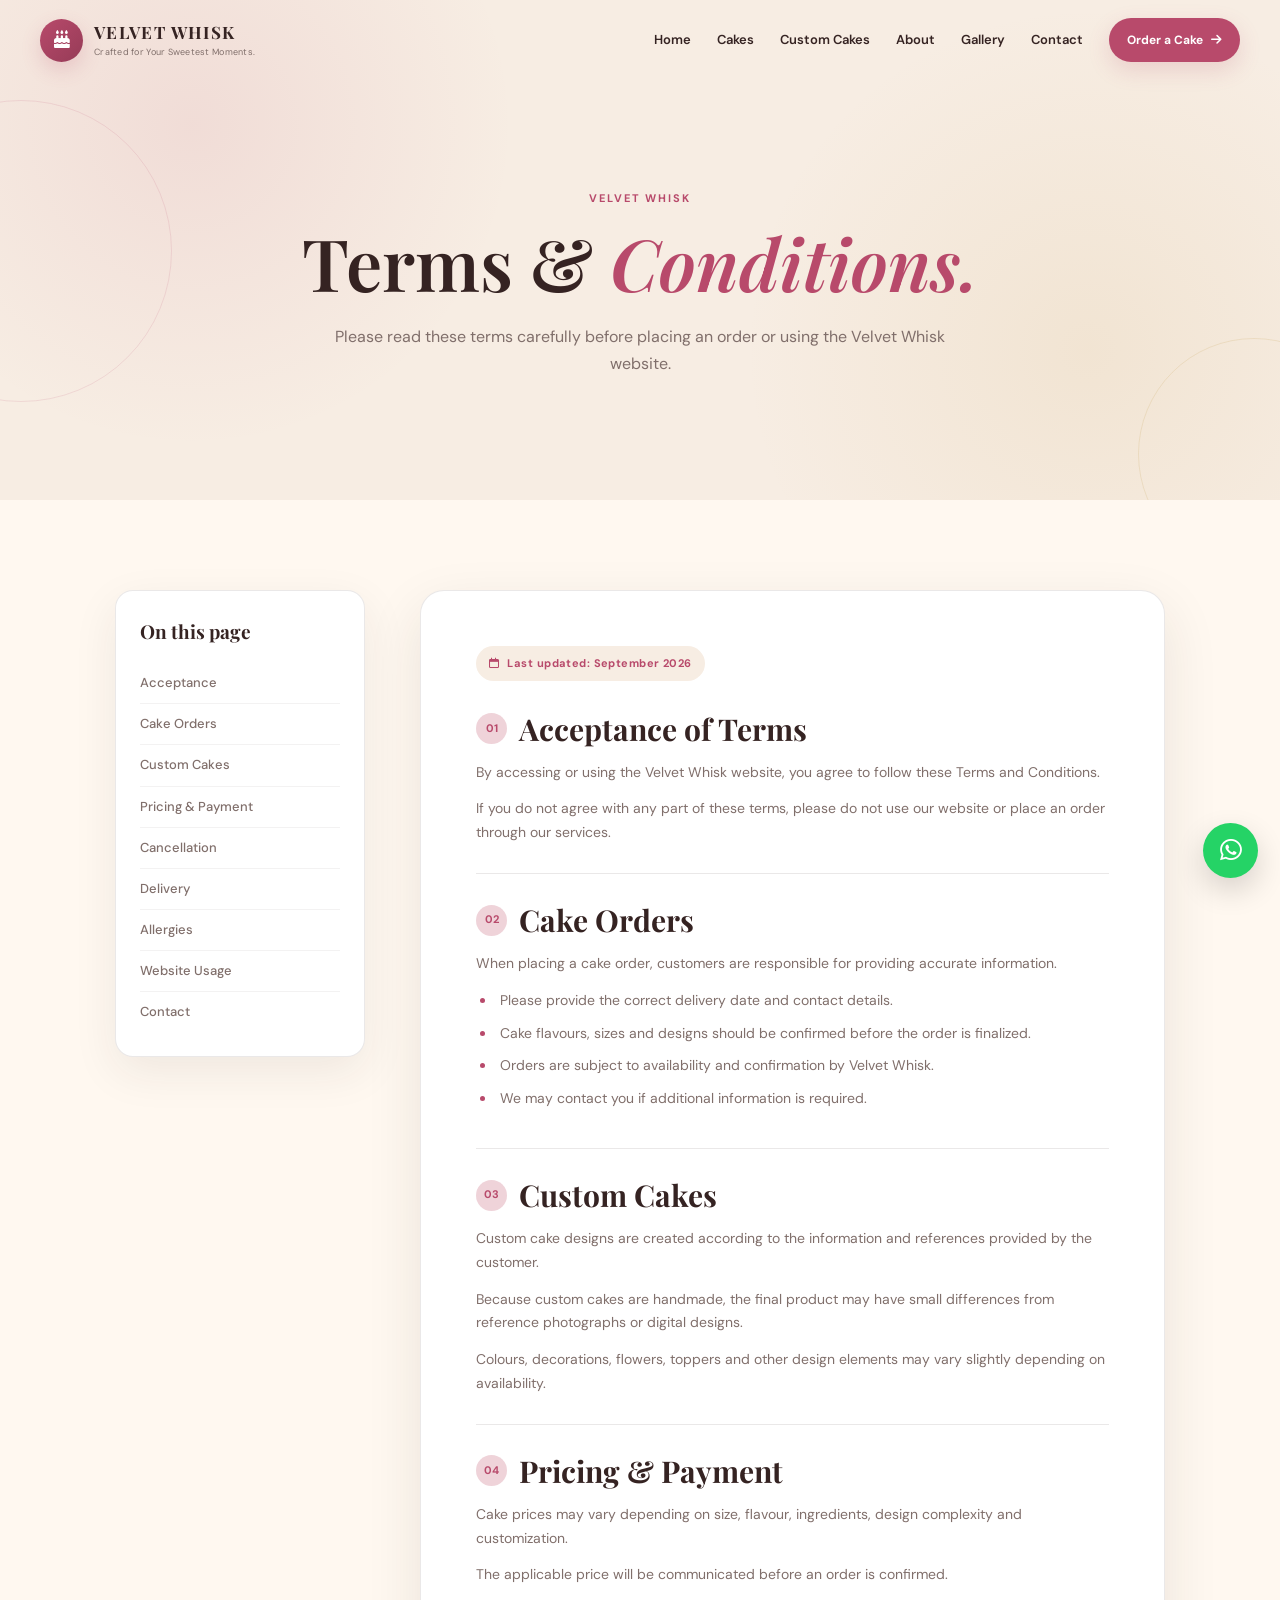
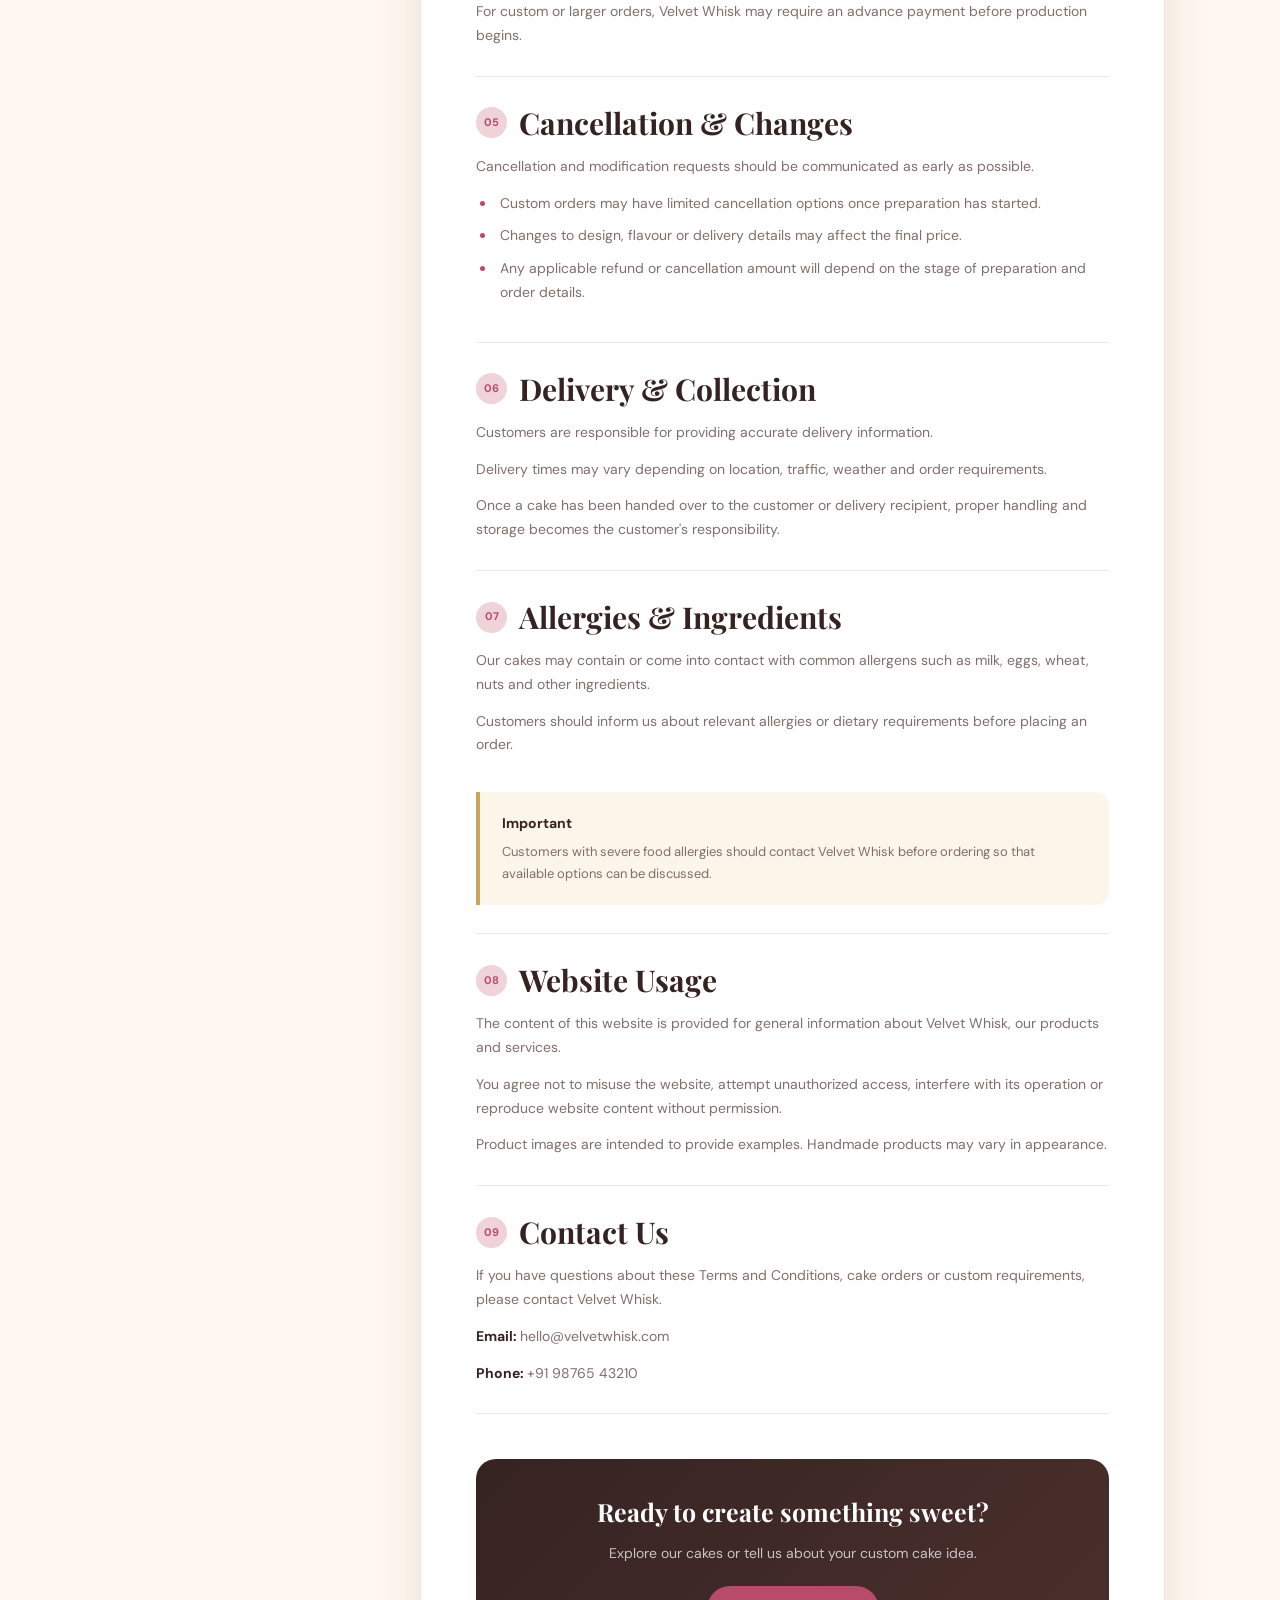
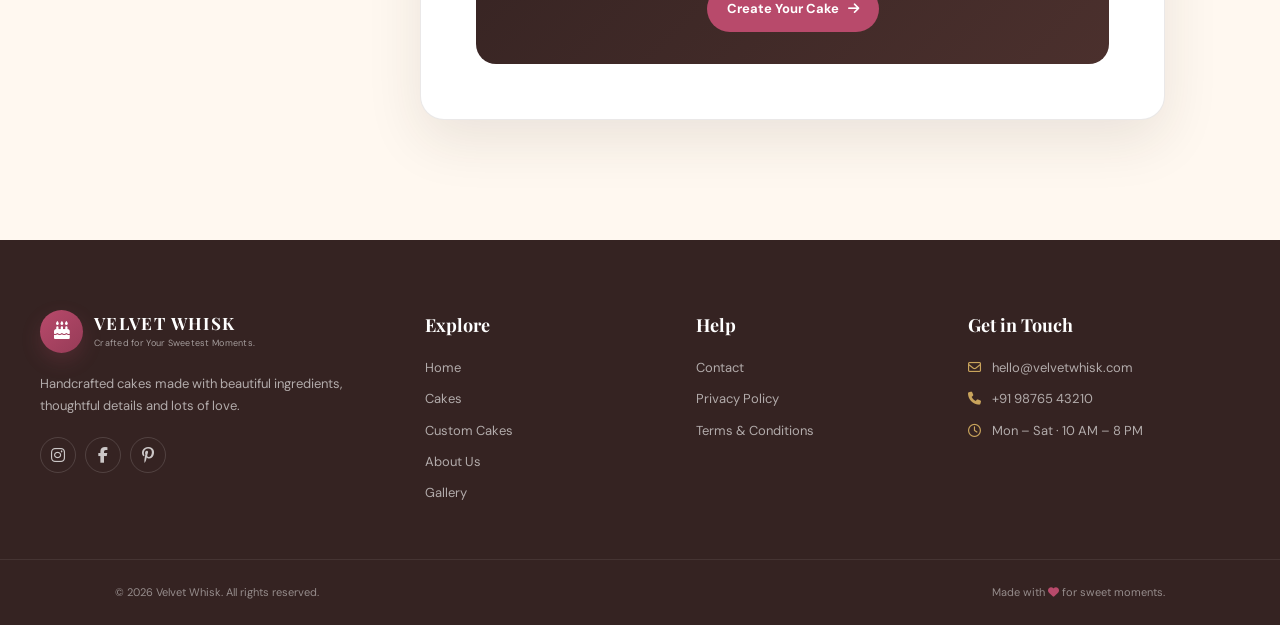
<file: terms.html>
<!DOCTYPE html>
<html lang="en">

<head>
  <meta charset="UTF-8">
  <meta name="viewport" content="width=device-width, initial-scale=1.0">

  <title>Terms & Conditions | Velvet Whisk</title>

  <meta name="description"
    content="Read the Terms and Conditions for Velvet Whisk cake orders, custom cakes, payments, cancellations, delivery and website usage.">

  <!-- Google Fonts -->
  <link rel="preconnect" href="https://fonts.googleapis.com">
  <link rel="preconnect" href="https://fonts.gstatic.com" crossorigin>

  <link
    href="https://fonts.googleapis.com/css2?family=DM+Sans:wght@400;500;600;700&family=Playfair+Display:wght@500;600;700&display=swap"
    rel="stylesheet">

  <!-- Font Awesome -->
  <link rel="stylesheet" href="https://cdnjs.cloudflare.com/ajax/libs/font-awesome/6.5.2/css/all.min.css">

  <style>
    /* =========================================================
           VELVET WHISK
           TERMS & CONDITIONS
        ========================================================= */

    :root {
      --rose: #B84A6B;
      --rose-dark: #963B57;
      --gold: #C9A45C;

      --cream: #FFF8F0;
      --cream-dark: #F7EDE3;
      --soft-rose: #EFD3D9;

      --cocoa: #352322;
      --muted: #806F6B;
      --white: #ffffff;

      --border: rgba(53, 35, 34, 0.10);

      --shadow-soft:
        0 15px 45px rgba(53, 35, 34, 0.08);

      --shadow-card:
        0 20px 55px rgba(53, 35, 34, 0.10);
    }

    * {
      margin: 0;
      padding: 0;
      box-sizing: border-box;
    }

    html {
      scroll-behavior: smooth;
    }

    body {
      font-family: "DM Sans", sans-serif;
      background: var(--cream);
      color: var(--cocoa);
      line-height: 1.7;
      overflow-x: hidden;
    }

    a {
      color: inherit;
      text-decoration: none;
    }

    button {
      font-family: inherit;
    }

    ::selection {
      background: var(--rose);
      color: var(--white);
    }

    /* =========================================================
           LOADER
        ========================================================= */

    .page-loader {
      position: fixed;
      inset: 0;
      z-index: 9999;

      display: flex;
      align-items: center;
      justify-content: center;

      background: var(--cream);

      transition:
        opacity 0.6s ease,
        visibility 0.6s ease;
    }

    .page-loader.hide {
      opacity: 0;
      visibility: hidden;
      pointer-events: none;
    }

    .loader-inner {
      display: flex;
      align-items: center;
      gap: 8px;
    }

    .loader-dot {
      width: 9px;
      height: 9px;
      border-radius: 50%;
      background: var(--rose);

      animation: loaderBounce 1.1s infinite ease-in-out;
    }

    .loader-dot:nth-child(2) {
      animation-delay: 0.15s;
    }

    .loader-dot:nth-child(3) {
      animation-delay: 0.3s;
    }

    @keyframes loaderBounce {

      0%,
      60%,
      100% {
        transform: translateY(0);
        opacity: 0.45;
      }

      30% {
        transform: translateY(-9px);
        opacity: 1;
      }
    }

    /* =========================================================
           HEADER
        ========================================================= */

    .site-header {
      position: fixed;
      top: 0;
      left: 0;
      width: 100%;
      z-index: 1000;

      padding: 18px 0;

      transition:
        background 0.3s ease,
        box-shadow 0.3s ease,
        padding 0.3s ease;
    }

    .site-header.scrolled {
      padding: 10px 0;
      background: rgba(255, 248, 240, 0.94);
      backdrop-filter: blur(18px);
      box-shadow: 0 8px 30px rgba(53, 35, 34, 0.08);
    }

    .navbar {
      width: min(1200px, calc(100% - 40px));
      margin: auto;

      display: flex;
      align-items: center;
      justify-content: space-between;
      gap: 30px;
    }

    /* =========================================================
           BRAND
        ========================================================= */

    .brand-logo {
      display: inline-flex;
      align-items: center;
      gap: 11px;
      flex-shrink: 0;
    }

    .brand-mark {
      width: 43px;
      height: 43px;

      display: flex;
      align-items: center;
      justify-content: center;

      border-radius: 50%;

      background:
        linear-gradient(135deg,
          var(--rose),
          var(--rose-dark));

      color: var(--white);

      box-shadow:
        0 8px 20px rgba(184, 74, 107, 0.20);
    }

    .brand-mark i {
      font-size: 18px;
    }

    .brand-text {
      display: flex;
      flex-direction: column;
      line-height: 1.15;
    }

    .brand-text strong {
      font-family: "Playfair Display", serif;
      font-size: 17px;
      letter-spacing: 0.08em;
    }

    .brand-text small {
      margin-top: 4px;
      color: var(--muted);
      font-size: 9px;
      letter-spacing: 0.03em;
    }

    /* =========================================================
           NAVIGATION
        ========================================================= */

    .nav-menu {
      display: flex;
      align-items: center;
      gap: 26px;
    }

    .nav-menu>a:not(.nav-order) {
      position: relative;

      font-size: 13px;
      font-weight: 600;
      color: var(--cocoa);

      padding: 8px 0;

      transition: color 0.25s ease;
    }

    .nav-menu>a:not(.nav-order)::after {
      content: "";

      position: absolute;
      left: 0;
      bottom: 0;

      width: 0;
      height: 2px;

      border-radius: 20px;

      background: var(--rose);

      transition: width 0.25s ease;
    }

    .nav-menu>a:not(.nav-order):hover,
    .nav-menu>a.active {
      color: var(--rose);
    }

    .nav-menu>a:not(.nav-order):hover::after,
    .nav-menu>a.active::after {
      width: 100%;
    }

    .nav-order {
      display: inline-flex;
      align-items: center;
      gap: 8px;

      padding: 12px 18px;

      border-radius: 999px;

      background: var(--rose);
      color: var(--white);

      font-size: 12px;
      font-weight: 700;

      box-shadow:
        0 8px 22px rgba(184, 74, 107, 0.18);

      transition:
        transform 0.25s ease,
        background 0.25s ease;
    }

    .nav-order:hover {
      transform: translateY(-2px);
      background: var(--rose-dark);
    }

    .menu-toggle {
      display: none;

      width: 44px;
      height: 44px;

      border: 1px solid var(--border);
      border-radius: 50%;

      background: var(--white);
      cursor: pointer;

      align-items: center;
      justify-content: center;
      flex-direction: column;
      gap: 5px;
    }

    .menu-toggle span {
      width: 19px;
      height: 2px;

      background: var(--cocoa);
      border-radius: 20px;

      transition: 0.3s ease;
    }

    /* =========================================================
           HERO
        ========================================================= */

    .terms-hero {
      position: relative;

      min-height: 500px;

      display: flex;
      align-items: center;
      justify-content: center;

      text-align: center;

      padding: 150px 20px 90px;

      overflow: hidden;

      background:
        radial-gradient(circle at 15% 25%,
          rgba(184, 74, 107, 0.10),
          transparent 28%),
        radial-gradient(circle at 85% 70%,
          rgba(201, 164, 92, 0.12),
          transparent 30%),
        var(--cream-dark);
    }

    .terms-hero::before {
      content: "";

      position: absolute;

      width: 300px;
      height: 300px;

      border-radius: 50%;

      border: 1px solid rgba(184, 74, 107, 0.13);

      top: 100px;
      left: -130px;
    }

    .terms-hero::after {
      content: "";

      position: absolute;

      width: 230px;
      height: 230px;

      border-radius: 50%;

      border: 1px solid rgba(201, 164, 92, 0.20);

      right: -90px;
      bottom: -70px;
    }

    .terms-hero-content {
      position: relative;
      z-index: 2;

      max-width: 800px;
    }

    .eyebrow {
      display: inline-flex;

      margin-bottom: 18px;

      color: var(--rose);

      font-size: 11px;
      font-weight: 700;

      letter-spacing: 0.18em;
      text-transform: uppercase;
    }

    .terms-hero h1 {
      font-family: "Playfair Display", serif;

      font-size: clamp(42px, 6vw, 72px);

      line-height: 1.05;
      font-weight: 600;

      margin-bottom: 22px;
    }

    .terms-hero h1 em {
      color: var(--rose);
      font-style: italic;
    }

    .terms-hero p {
      max-width: 650px;
      margin: auto;

      color: var(--muted);

      font-size: 16px;
    }

    /* =========================================================
           MAIN TERMS AREA
        ========================================================= */

    .terms-section {
      padding: 90px 20px;
    }

    .container {
      width: min(1050px, 100%);
      margin: auto;
    }

    .terms-layout {
      display: grid;
      grid-template-columns: 250px 1fr;
      gap: 55px;
      align-items: start;
    }

    /* =========================================================
           SIDE NAV
        ========================================================= */

    .terms-sidebar {
      position: sticky;
      top: 110px;

      padding: 24px;

      background: var(--white);

      border: 1px solid var(--border);
      border-radius: 18px;

      box-shadow: var(--shadow-soft);
    }

    .terms-sidebar h3 {
      font-family: "Playfair Display", serif;
      font-size: 19px;
      margin-bottom: 16px;
    }

    .terms-sidebar a {
      display: block;

      padding: 9px 0;

      color: var(--muted);

      font-size: 13px;
      font-weight: 500;

      border-bottom: 1px solid rgba(53, 35, 34, 0.06);

      transition:
        color 0.25s ease,
        padding-left 0.25s ease;
    }

    .terms-sidebar a:last-child {
      border-bottom: none;
    }

    .terms-sidebar a:hover {
      color: var(--rose);
      padding-left: 5px;
    }

    /* =========================================================
           CONTENT CARD
        ========================================================= */

    .terms-content {
      background: var(--white);

      border: 1px solid var(--border);
      border-radius: 24px;

      padding: clamp(28px, 5vw, 55px);

      box-shadow: var(--shadow-card);
    }

    .last-updated {
      display: inline-flex;
      align-items: center;
      gap: 8px;

      margin-bottom: 30px;

      padding: 8px 13px;

      border-radius: 999px;

      background: var(--cream-dark);

      color: var(--rose);

      font-size: 11px;
      font-weight: 700;

      letter-spacing: 0.04em;
    }

    .terms-content section {
      scroll-margin-top: 110px;

      padding: 28px 0;

      border-bottom: 1px solid var(--border);
    }

    .terms-content section:first-of-type {
      padding-top: 0;
    }

    .terms-content section:last-child {
      border-bottom: none;
      padding-bottom: 0;
    }

    .terms-content h2 {
      display: flex;
      align-items: center;
      gap: 12px;

      font-family: "Playfair Display", serif;

      font-size: clamp(23px, 3vw, 30px);

      line-height: 1.2;

      margin-bottom: 14px;
    }

    .section-number {
      display: inline-flex;
      align-items: center;
      justify-content: center;

      width: 31px;
      height: 31px;

      flex-shrink: 0;

      border-radius: 50%;

      background: var(--soft-rose);
      color: var(--rose);

      font-family: "DM Sans", sans-serif;

      font-size: 11px;
      font-weight: 700;
    }

    .terms-content p {
      color: var(--muted);

      font-size: 14px;

      margin-bottom: 13px;
    }

    .terms-content p:last-child {
      margin-bottom: 0;
    }

    .terms-content ul {
      margin: 12px 0 0 20px;
    }

    .terms-content li {
      color: var(--muted);

      font-size: 14px;

      margin-bottom: 9px;

      padding-left: 4px;
    }

    .terms-content li::marker {
      color: var(--rose);
    }

    .terms-content strong {
      color: var(--cocoa);
    }

    /* =========================================================
           NOTICE
        ========================================================= */

    .terms-notice {
      margin-top: 35px;

      padding: 20px 22px;

      border-left: 4px solid var(--gold);

      border-radius: 0 14px 14px 0;

      background: #FCF5E9;
    }

    .terms-notice strong {
      display: block;

      margin-bottom: 5px;

      color: var(--cocoa);

      font-size: 14px;
    }

    .terms-notice p {
      margin: 0;
      font-size: 13px;
    }

    /* =========================================================
           CTA
        ========================================================= */

    .terms-cta {
      margin-top: 45px;

      padding: 32px;

      border-radius: 20px;

      background:
        linear-gradient(135deg,
          var(--cocoa),
          #4B302D);

      color: var(--white);

      text-align: center;
    }

    .terms-cta h3 {
      font-family: "Playfair Display", serif;

      font-size: 25px;

      margin-bottom: 8px;
    }

    .terms-cta p {
      color: rgba(255, 255, 255, 0.72);

      max-width: 550px;

      margin: 0 auto 20px;
    }

    .terms-cta a {
      display: inline-flex;
      align-items: center;
      gap: 9px;

      padding: 12px 20px;

      border-radius: 999px;

      background: var(--rose);
      color: var(--white);

      font-size: 13px;
      font-weight: 700;

      transition:
        transform 0.25s ease,
        background 0.25s ease;
    }

    .terms-cta a:hover {
      transform: translateY(-2px);
      background: var(--rose-dark);
    }

    /* =========================================================
           FOOTER
        ========================================================= */

    .site-footer {
      background: var(--cocoa);
      color: var(--white);

      margin-top: 30px;
    }

    .footer-main {
      width: min(1200px, calc(100% - 40px));
      margin: auto;

      padding: 70px 0 55px;

      display: grid;
      grid-template-columns: 1.5fr 1fr 1fr 1.2fr;
      gap: 45px;
    }

    .footer-brand .brand-text strong {
      color: var(--white);
    }

    .footer-brand .brand-text small {
      color: rgba(255, 255, 255, 0.55);
    }

    .footer-brand>p {
      max-width: 320px;

      margin: 20px 0;

      color: rgba(255, 255, 255, 0.62);

      font-size: 13px;
    }

    .footer-socials {
      display: flex;
      gap: 9px;
    }

    .footer-socials a {
      width: 36px;
      height: 36px;

      display: flex;
      align-items: center;
      justify-content: center;

      border-radius: 50%;

      border: 1px solid rgba(255, 255, 255, 0.14);

      color: rgba(255, 255, 255, 0.75);

      transition:
        background 0.25s ease,
        color 0.25s ease,
        transform 0.25s ease;
    }

    .footer-socials a:hover {
      background: var(--rose);
      color: var(--white);
      transform: translateY(-3px);
    }

    .footer-column {
      display: flex;
      flex-direction: column;
      align-items: flex-start;
      gap: 9px;
    }

    .footer-column h3 {
      font-family: "Playfair Display", serif;

      font-size: 18px;

      margin-bottom: 8px;
    }

    .footer-column a,
    .footer-column span {
      color: rgba(255, 255, 255, 0.62);

      font-size: 13px;

      transition: color 0.25s ease;
    }

    .footer-column a:hover {
      color: var(--white);
    }

    .footer-contact a,
    .footer-contact span {
      display: flex;
      align-items: flex-start;
      gap: 9px;
    }

    .footer-contact i {
      width: 15px;
      margin-top: 4px;

      color: var(--gold);
    }

    .footer-bottom {
      border-top: 1px solid rgba(255, 255, 255, 0.08);
    }

    .footer-bottom .container {
      min-height: 65px;

      display: flex;
      align-items: center;
      justify-content: space-between;
      gap: 20px;
    }

    .footer-bottom p,
    .footer-bottom span {
      color: rgba(255, 255, 255, 0.48);
      font-size: 11px;
    }

    .footer-bottom i {
      color: var(--rose);
    }

    /* =========================================================
           WHATSAPP
        ========================================================= */

    .whatsapp-btn {
      position: fixed;

      right: 22px;
      bottom: 22px;

      width: 55px;
      height: 55px;

      z-index: 900;

      display: flex;
      align-items: center;
      justify-content: center;

      border-radius: 50%;

      background: #25D366;
      color: white;

      font-size: 25px;

      box-shadow:
        0 12px 30px rgba(0, 0, 0, 0.16);

      transition:
        transform 0.25s ease,
        box-shadow 0.25s ease;
    }

    .whatsapp-btn:hover {
      transform: translateY(-4px) scale(1.04);

      box-shadow:
        0 16px 35px rgba(0, 0, 0, 0.20);
    }

    /* =========================================================
           REVEAL ANIMATION
        ========================================================= */

    .reveal {
      opacity: 0;
      transform: translateY(25px);

      transition:
        opacity 0.75s ease,
        transform 0.75s ease;
    }

    .reveal.show {
      opacity: 1;
      transform: translateY(0);
    }

    /* =========================================================
           RESPONSIVE
        ========================================================= */

    @media (max-width: 1050px) {

      .menu-toggle {
        display: flex;
      }

      .nav-menu {
        position: absolute;

        top: calc(100% + 10px);
        left: 20px;
        right: 20px;

        display: none;
        flex-direction: column;
        align-items: stretch;

        gap: 4px;

        padding: 15px;

        border: 1px solid var(--border);
        border-radius: 18px;

        background: rgba(255, 248, 240, 0.98);

        box-shadow:
          0 20px 45px rgba(53, 35, 34, 0.13);

        backdrop-filter: blur(18px);
      }

      .nav-menu.active {
        display: flex;
      }

      .nav-menu>a:not(.nav-order) {
        padding: 12px 10px;
      }

      .nav-order {
        justify-content: center;
        margin-top: 5px;
      }

      .terms-layout {
        grid-template-columns: 210px 1fr;
        gap: 30px;
      }

      .footer-main {
        grid-template-columns: 1.4fr 1fr 1fr;
      }

      .footer-contact {
        grid-column: span 3;
      }
    }

    @media (max-width: 800px) {

      .terms-hero {
        min-height: 430px;
        padding-top: 135px;
      }

      .terms-layout {
        display: block;
      }

      .terms-sidebar {
        position: static;

        margin-bottom: 25px;

        display: flex;
        flex-wrap: wrap;
        gap: 4px 16px;
      }

      .terms-sidebar h3 {
        width: 100%;
      }

      .terms-sidebar a {
        border-bottom: none;
      }

      .footer-main {
        grid-template-columns: 1fr 1fr;
      }

      .footer-brand {
        grid-column: span 2;
      }

      .footer-contact {
        grid-column: span 1;
      }

      .footer-bottom .container {
        padding: 18px 0;

        flex-direction: column;
        justify-content: center;

        text-align: center;
      }
    }

    @media (max-width: 600px) {

      .navbar {
        width: min(100% - 28px, 1200px);
      }

      .brand-text small {
        display: none;
      }

      .brand-text strong {
        font-size: 15px;
      }

      .brand-mark {
        width: 39px;
        height: 39px;
      }

      .terms-hero {
        min-height: 400px;
        padding: 125px 18px 70px;
      }

      .terms-hero p {
        font-size: 14px;
      }

      .terms-section {
        padding: 55px 14px;
      }

      .terms-content {
        padding: 25px 20px;
        border-radius: 18px;
      }

      .terms-content h2 {
        font-size: 22px;
      }

      .terms-content p,
      .terms-content li {
        font-size: 13px;
      }

      .terms-cta {
        padding: 25px 18px;
      }

      .footer-main {
        grid-template-columns: 1fr;
        gap: 35px;
        padding: 55px 0 40px;
      }

      .footer-brand,
      .footer-contact {
        grid-column: auto;
      }

      .footer-bottom .container {
        width: calc(100% - 28px);
      }

      .whatsapp-btn {
        width: 50px;
        height: 50px;

        right: 15px;
        bottom: 15px;
      }
    }

    @media (max-width: 380px) {

      .terms-hero h1 {
        font-size: 38px;
      }

      .terms-sidebar {
        display: block;
      }

      .terms-sidebar a {
        padding: 7px 0;
      }
    }

    /* =========================================================
           REDUCED MOTION
        ========================================================= */

    @media (prefers-reduced-motion: reduce) {

      html {
        scroll-behavior: auto;
      }

      *,
      *::before,
      *::after {
        animation-duration: 0.01ms !important;
        animation-iteration-count: 1 !important;
        transition-duration: 0.01ms !important;
      }

      .reveal {
        opacity: 1;
        transform: none;
      }
    }
  </style>
</head>

<body>

  <!-- =========================================================
         PAGE LOADER
    ========================================================= -->

  <div class="page-loader" id="pageLoader">
    <div class="loader-inner">
      <span class="loader-dot"></span>
      <span class="loader-dot"></span>
      <span class="loader-dot"></span>
    </div>
  </div>


  <!-- =========================================================
         HEADER
    ========================================================= -->

  <header class="site-header" id="header">

    <nav class="navbar">

      <a href="index.html" class="brand-logo">

        <span class="brand-mark">
          <i class="fa-solid fa-cake-candles"></i>
        </span>

        <span class="brand-text">
          <strong>VELVET WHISK</strong>
          <small>
            Crafted for Your Sweetest Moments.
          </small>
        </span>

      </a>


      <button class="menu-toggle" id="menuToggle" type="button" aria-label="Open navigation menu" aria-expanded="false">
        <span></span>
        <span></span>
        <span></span>
      </button>


      <div class="nav-menu" id="navLinks">

        <a href="index.html">
          Home
        </a>

        <a href="cakes.html">
          Cakes
        </a>

        <a href="custom-cakes.html">
          Custom Cakes
        </a>

        <a href="about.html">
          About
        </a>

        <a href="gallery.html">
          Gallery
        </a>

        <a href="contact.html">
          Contact
        </a>

        <a href="custom-cakes.html" class="nav-order">
          Order a Cake
          <i class="fa-solid fa-arrow-right"></i>
        </a>

      </div>

    </nav>

  </header>


  <!-- =========================================================
         HERO
    ========================================================= -->

  <section class="terms-hero">

    <div class="terms-hero-content reveal">

      <span class="eyebrow">
        VELVET WHISK
      </span>

      <h1>
        Terms & <em>Conditions.</em>
      </h1>

      <p>
        Please read these terms carefully before placing
        an order or using the Velvet Whisk website.
      </p>

    </div>

  </section>


  <!-- =========================================================
         TERMS
    ========================================================= -->

  <main class="terms-section">

    <div class="container">

      <div class="terms-layout">


        <!-- SIDE NAVIGATION -->

        <aside class="terms-sidebar">

          <h3>
            On this page
          </h3>

          <a href="#acceptance">
            Acceptance
          </a>

          <a href="#orders">
            Cake Orders
          </a>

          <a href="#custom">
            Custom Cakes
          </a>

          <a href="#pricing">
            Pricing & Payment
          </a>

          <a href="#cancellation">
            Cancellation
          </a>

          <a href="#delivery">
            Delivery
          </a>

          <a href="#allergies">
            Allergies
          </a>

          <a href="#website">
            Website Usage
          </a>

          <a href="#contact">
            Contact
          </a>

        </aside>


        <!-- CONTENT -->

        <article class="terms-content">

          <div class="last-updated">
            <i class="fa-regular fa-calendar"></i>
            Last updated: September 2026
          </div>


          <!-- 01 -->

          <section id="acceptance">

            <h2>
              <span class="section-number">
                01
              </span>

              Acceptance of Terms
            </h2>

            <p>
              By accessing or using the Velvet Whisk
              website, you agree to follow these Terms
              and Conditions.
            </p>

            <p>
              If you do not agree with any part of these
              terms, please do not use our website or
              place an order through our services.
            </p>

          </section>


          <!-- 02 -->

          <section id="orders">

            <h2>
              <span class="section-number">
                02
              </span>

              Cake Orders
            </h2>

            <p>
              When placing a cake order, customers are
              responsible for providing accurate
              information.
            </p>

            <ul>

              <li>
                Please provide the correct delivery
                date and contact details.
              </li>

              <li>
                Cake flavours, sizes and designs should
                be confirmed before the order is
                finalized.
              </li>

              <li>
                Orders are subject to availability and
                confirmation by Velvet Whisk.
              </li>

              <li>
                We may contact you if additional
                information is required.
              </li>

            </ul>

          </section>


          <!-- 03 -->

          <section id="custom">

            <h2>
              <span class="section-number">
                03
              </span>

              Custom Cakes
            </h2>

            <p>
              Custom cake designs are created according
              to the information and references provided
              by the customer.
            </p>

            <p>
              Because custom cakes are handmade, the
              final product may have small differences
              from reference photographs or digital
              designs.
            </p>

            <p>
              Colours, decorations, flowers, toppers and
              other design elements may vary slightly
              depending on availability.
            </p>

          </section>


          <!-- 04 -->

          <section id="pricing">

            <h2>
              <span class="section-number">
                04
              </span>

              Pricing & Payment
            </h2>

            <p>
              Cake prices may vary depending on size,
              flavour, ingredients, design complexity
              and customization.
            </p>

            <p>
              The applicable price will be communicated
              before an order is confirmed.
            </p>

            <p>
              For custom or larger orders, Velvet Whisk
              may require an advance payment before
              production begins.
            </p>

          </section>


          <!-- 05 -->

          <section id="cancellation">

            <h2>
              <span class="section-number">
                05
              </span>

              Cancellation & Changes
            </h2>

            <p>
              Cancellation and modification requests
              should be communicated as early as
              possible.
            </p>

            <ul>

              <li>
                Custom orders may have limited
                cancellation options once preparation
                has started.
              </li>

              <li>
                Changes to design, flavour or delivery
                details may affect the final price.
              </li>

              <li>
                Any applicable refund or cancellation
                amount will depend on the stage of
                preparation and order details.
              </li>

            </ul>

          </section>


          <!-- 06 -->

          <section id="delivery">

            <h2>
              <span class="section-number">
                06
              </span>

              Delivery & Collection
            </h2>

            <p>
              Customers are responsible for providing
              accurate delivery information.
            </p>

            <p>
              Delivery times may vary depending on
              location, traffic, weather and order
              requirements.
            </p>

            <p>
              Once a cake has been handed over to the
              customer or delivery recipient, proper
              handling and storage becomes the
              customer's responsibility.
            </p>

          </section>


          <!-- 07 -->

          <section id="allergies">

            <h2>
              <span class="section-number">
                07
              </span>

              Allergies & Ingredients
            </h2>

            <p>
              Our cakes may contain or come into contact
              with common allergens such as milk, eggs,
              wheat, nuts and other ingredients.
            </p>

            <p>
              Customers should inform us about relevant
              allergies or dietary requirements before
              placing an order.
            </p>

            <div class="terms-notice">

              <strong>
                Important
              </strong>

              <p>
                Customers with severe food allergies
                should contact Velvet Whisk before
                ordering so that available options
                can be discussed.
              </p>

            </div>

          </section>


          <!-- 08 -->

          <section id="website">

            <h2>
              <span class="section-number">
                08
              </span>

              Website Usage
            </h2>

            <p>
              The content of this website is provided
              for general information about Velvet Whisk,
              our products and services.
            </p>

            <p>
              You agree not to misuse the website,
              attempt unauthorized access, interfere
              with its operation or reproduce website
              content without permission.
            </p>

            <p>
              Product images are intended to provide
              examples. Handmade products may vary in
              appearance.
            </p>

          </section>


          <!-- 09 -->

          <section id="contact">

            <h2>
              <span class="section-number">
                09
              </span>

              Contact Us
            </h2>

            <p>
              If you have questions about these Terms
              and Conditions, cake orders or custom
              requirements, please contact Velvet Whisk.
            </p>

            <p>
              <strong>
                Email:
              </strong>
              hello@velvetwhisk.com
            </p>

            <p>
              <strong>
                Phone:
              </strong>
              +91 98765 43210
            </p>

          </section>


          <!-- CTA -->

          <div class="terms-cta">

            <h3>
              Ready to create something sweet?
            </h3>

            <p>
              Explore our cakes or tell us about your
              custom cake idea.
            </p>

            <a href="custom-cakes.html">

              Create Your Cake

              <i class="fa-solid fa-arrow-right"></i>

            </a>

          </div>

        </article>

      </div>

    </div>

  </main>


  <!-- =========================================================
         FOOTER
    ========================================================= -->

  <footer class="site-footer">

    <div class="footer-main">


      <!-- BRAND -->

      <div class="footer-brand">

        <a href="index.html" class="brand-logo">

          <span class="brand-mark">
            <i class="fa-solid fa-cake-candles"></i>
          </span>

          <span class="brand-text">

            <strong>
              VELVET WHISK
            </strong>

            <small>
              Crafted for Your Sweetest Moments.
            </small>

          </span>

        </a>

        <p>
          Handcrafted cakes made with beautiful
          ingredients, thoughtful details and lots of love.
        </p>

        <div class="footer-socials">

          <a href="#" aria-label="Instagram">
            <i class="fa-brands fa-instagram"></i>
          </a>

          <a href="#" aria-label="Facebook">
            <i class="fa-brands fa-facebook-f"></i>
          </a>

          <a href="#" aria-label="Pinterest">
            <i class="fa-brands fa-pinterest-p"></i>
          </a>

        </div>

      </div>


      <!-- EXPLORE -->

      <div class="footer-column">

        <h3>
          Explore
        </h3>

        <a href="index.html">
          Home
        </a>

        <a href="cakes.html">
          Cakes
        </a>

        <a href="custom-cakes.html">
          Custom Cakes
        </a>

        <a href="about.html">
          About Us
        </a>

        <a href="gallery.html">
          Gallery
        </a>

      </div>


      <!-- HELP -->

      <div class="footer-column">

        <h3>
          Help
        </h3>

        <a href="contact.html">
          Contact
        </a>

        <a href="privacy.html">
          Privacy Policy
        </a>

        <a href="terms.html">
          Terms &amp; Conditions
        </a>

      </div>


      <!-- CONTACT -->

      <div class="footer-column footer-contact">

        <h3>
          Get in Touch
        </h3>

        <a href="mailto:hello@velvetwhisk.com">

          <i class="fa-regular fa-envelope"></i>

          hello@velvetwhisk.com

        </a>

        <a href="tel:+919876543210">

          <i class="fa-solid fa-phone"></i>

          +91 98765 43210

        </a>

        <span>

          <i class="fa-regular fa-clock"></i>

          Mon – Sat · 10 AM – 8 PM

        </span>

      </div>

    </div>


    <div class="footer-bottom">

      <div class="container">

        <p>
          ©
          <span id="currentYear"></span>
          Velvet Whisk. All rights reserved.
        </p>

        <span>
          Made with
          <i class="fa-solid fa-heart"></i>
          for sweet moments.
        </span>

      </div>

    </div>

  </footer>


  <!-- =========================================================
         WHATSAPP
    ========================================================= -->

  <a href="https://wa.me/919876543210?text=Hello%20Velvet%20Whisk!%20I%20would%20like%20to%20order%20a%20cake."
    class="whatsapp-btn" target="_blank" rel="noopener noreferrer" aria-label="Chat with Velvet Whisk on WhatsApp">
    <i class="fa-brands fa-whatsapp"></i>
  </a>


  <!-- =========================================================
         JAVASCRIPT
    ========================================================= -->

  <script>

    document.addEventListener("DOMContentLoaded", function () {

      /* =====================================================
         PAGE LOADER
      ===================================================== */

      const loader = document.getElementById("pageLoader");

      window.addEventListener("load", function () {

        setTimeout(function () {

          if (loader) {
            loader.classList.add("hide");
          }

        }, 350);

      });


      /* =====================================================
         MOBILE MENU
      ===================================================== */

      const menuToggle =
        document.getElementById("menuToggle");

      const navLinks =
        document.getElementById("navLinks");

      if (menuToggle && navLinks) {

        menuToggle.addEventListener("click", function () {

          const isOpen =
            navLinks.classList.toggle("active");

          menuToggle.setAttribute(
            "aria-expanded",
            isOpen
          );

          menuToggle.setAttribute(
            "aria-label",
            isOpen
              ? "Close navigation menu"
              : "Open navigation menu"
          );

        });


        navLinks
          .querySelectorAll("a")
          .forEach(function (link) {

            link.addEventListener("click", function () {

              navLinks.classList.remove("active");

              menuToggle.setAttribute(
                "aria-expanded",
                "false"
              );

              menuToggle.setAttribute(
                "aria-label",
                "Open navigation menu"
              );

            });

          });

      }


      /* =====================================================
         HEADER SCROLL
      ===================================================== */

      const header =
        document.getElementById("header");

      function updateHeader() {

        if (!header) return;

        if (window.scrollY > 30) {

          header.classList.add("scrolled");

        } else {

          header.classList.remove("scrolled");

        }

      }

      updateHeader();

      window.addEventListener(
        "scroll",
        updateHeader,
        { passive: true }
      );


      /* =====================================================
         SCROLL REVEAL
      ===================================================== */

      const revealElements =
        document.querySelectorAll(".reveal");

      if ("IntersectionObserver" in window) {

        const revealObserver =
          new IntersectionObserver(
            function (entries, observer) {

              entries.forEach(function (entry) {

                if (entry.isIntersecting) {

                  entry.target.classList.add("show");

                  observer.unobserve(
                    entry.target
                  );

                }

              });

            },
            {
              threshold: 0.12
            }
          );

        revealElements.forEach(function (element) {

          revealObserver.observe(element);

        });

      } else {

        revealElements.forEach(function (element) {

          element.classList.add("show");

        });

      }


      /* =====================================================
         ACTIVE NAV
      ===================================================== */

      const currentPage =
        window.location.pathname
          .split("/")
          .pop()
          .toLowerCase();

      document
        .querySelectorAll(".nav-menu a")
        .forEach(function (link) {

          const href =
            link.getAttribute("href");

          if (
            href &&
            href.endsWith(".html") &&
            href.toLowerCase() === currentPage
          ) {

            link.classList.add("active");

          }

        });


      /* =====================================================
         CURRENT YEAR
      ===================================================== */

      const currentYear =
        document.getElementById("currentYear");

      if (currentYear) {

        currentYear.textContent =
          new Date().getFullYear();

      }


      /* =====================================================
         SMOOTH SCROLL FOR TERMS SIDEBAR
      ===================================================== */

      document
        .querySelectorAll(".terms-sidebar a")
        .forEach(function (link) {

          link.addEventListener(
            "click",
            function (event) {

              const targetId =
                this.getAttribute("href");

              const target =
                document.querySelector(
                  targetId
                );

              if (!target) return;

              event.preventDefault();

              target.scrollIntoView({
                behavior: "smooth",
                block: "start"
              });

            }
          );

        });


      /* =====================================================
         ESC KEY
      ===================================================== */

      document.addEventListener(
        "keydown",
        function (event) {

          if (
            event.key === "Escape" &&
            navLinks
          ) {

            navLinks.classList.remove("active");

            if (menuToggle) {

              menuToggle.setAttribute(
                "aria-expanded",
                "false"
              );

            }

          }

        }
      );

    });

  </script>

</body>

</html>
</file>
<file: CSS/style.css>
/* =========================================================
   VELVET WHISK
   Premium Bakery Website
   Main Stylesheet
========================================================= */

/* =========================================================
   01. ROOT VARIABLES
========================================================= */

:root {
  --cream: #fff8f0;
  --cream-dark: #f7ede3;
  --white: #ffffff;

  --rose: #b84a6b;
  --rose-dark: #963b57;
  --rose-light: #efd3d9;

  --gold: #c9a45c;
  --gold-light: #e4cf9d;

  --cocoa: #352322;
  --cocoa-light: #624b48;

  --muted: #806f6b;
  --border: #eadbd2;

  --shadow-soft: 0 15px 45px rgba(53, 35, 34, 0.08);
  --shadow-card: 0 12px 35px rgba(53, 35, 34, 0.1);

  --serif: "Playfair Display", Georgia, serif;
  --sans: "DM Sans", Arial, sans-serif;

  --container: 1180px;

  --transition: 0.35s ease;
}

/* =========================================================
   02. RESET
========================================================= */

* {
  margin: 0;
  padding: 0;
  box-sizing: border-box;
}

html {
  scroll-behavior: smooth;
}

body {
  font-family: var(--sans);
  color: var(--cocoa);
  background: var(--cream);
  line-height: 1.6;
  overflow-x: hidden;
}

body.menu-open {
  overflow: hidden;
}

img {
  width: 100%;
  display: block;
  object-fit: cover;
}

a {
  color: inherit;
  text-decoration: none;
}

button {
  border: 0;
  outline: 0;
  font: inherit;
  cursor: pointer;
}

ul {
  list-style: none;
}

::selection {
  color: var(--white);
  background: var(--rose);
}

/* =========================================================
   03. SCROLLBAR
========================================================= */

::-webkit-scrollbar {
  width: 8px;
}

::-webkit-scrollbar-track {
  background: var(--cream-dark);
}

::-webkit-scrollbar-thumb {
  background: var(--rose);
  border-radius: 20px;
}

::-webkit-scrollbar-thumb:hover {
  background: var(--rose-dark);
}

/* =========================================================
   04. PAGE LOADER
========================================================= */

.page-loader {
  position: fixed;
  inset: 0;
  z-index: 9999;

  display: flex;
  flex-direction: column;
  align-items: center;
  justify-content: center;

  background: var(--cream);

  transition:
    opacity 0.6s ease,
    visibility 0.6s ease;
}

.page-loader.hidden {
  opacity: 0;
  visibility: hidden;
}

.loader-whisk {
  width: 52px;
  height: 52px;

  display: flex;
  align-items: center;
  justify-content: center;

  border: 1px solid var(--gold);
  border-radius: 50%;

  color: var(--rose);

  animation: loaderPulse 1.5s ease-in-out infinite;
}
.loader-content {
  display: flex;
  gap: 10px;
}
.loader-whisk i {
  font-size: 20px;
}

.page-loader p {
  margin-top: 14px;

  font-family: var(--serif);
  font-size: 20px;
  letter-spacing: 1px;
  color: var(--cocoa);
}

@keyframes loaderPulse {
  0%,
  100% {
    transform: scale(1);
    opacity: 0.7;
  }

  50% {
    transform: scale(1.08);
    opacity: 1;
  }
}

/* =========================================================
   05. COMMON
========================================================= */

.section-padding {
  padding: 110px 5%;
}

.section-eyebrow {
  color: var(--rose);

  font-size: 11px;
  font-weight: 700;

  letter-spacing: 2.5px;
  text-transform: uppercase;
}

.section-heading {
  max-width: var(--container);
  margin: 0 auto 55px;

  display: flex;
  align-items: flex-end;
  justify-content: space-between;
  gap: 30px;
}

.section-heading.centered {
  display: block;
  text-align: center;
  max-width: 680px;
}

.section-heading h2 {
  margin-top: 10px;

  font-family: var(--serif);
  font-size: clamp(38px, 4vw, 58px);
  font-weight: 500;
  line-height: 1.1;
}

.section-heading h2 em {
  color: var(--rose);
  font-style: italic;
}

.section-heading.centered > p:last-child {
  margin: 18px auto 0;

  max-width: 560px;

  color: var(--muted);
  font-size: 15px;
}

.text-link {
  display: inline-flex;
  align-items: center;
  gap: 10px;

  padding-bottom: 5px;

  color: var(--cocoa);

  font-size: 13px;
  font-weight: 600;

  border-bottom: 1px solid var(--gold);

  transition: var(--transition);
}

.text-link i {
  font-size: 11px;
  transition: transform var(--transition);
}

.text-link:hover {
  color: var(--rose);
}

.text-link:hover i {
  transform: translateX(5px);
}

/* =========================================================
   06. BUTTONS
========================================================= */

.btn {
  min-height: 52px;

  display: inline-flex;
  align-items: center;
  justify-content: center;
  gap: 12px;

  padding: 0 25px;

  font-size: 13px;
  font-weight: 700;

  letter-spacing: 0.2px;

  border: 1px solid transparent;

  transition:
    transform var(--transition),
    background var(--transition),
    color var(--transition),
    border-color var(--transition),
    box-shadow var(--transition);
}

.btn i {
  font-size: 11px;
  transition: transform var(--transition);
}

.btn:hover {
  transform: translateY(-3px);
}

.btn:hover i {
  transform: translateX(4px);
}

.btn-primary {
  color: var(--white);
  background: var(--rose);

  box-shadow: 0 10px 25px rgba(184, 74, 107, 0.18);
}

.btn-primary:hover {
  background: var(--rose-dark);
  box-shadow: 0 14px 30px rgba(184, 74, 107, 0.25);
}

.btn-outline {
  color: var(--cocoa);
  background: transparent;
  border-color: var(--border);
}

.btn-outline:hover {
  color: var(--rose);
  border-color: var(--rose);
  background: rgba(255, 255, 255, 0.5);
}

.btn-dark {
  color: var(--white);
  background: var(--cocoa);
}

.btn-dark:hover {
  background: var(--rose);
}

.btn-light {
  color: var(--cocoa);
  background: var(--cream);

  box-shadow: var(--shadow-soft);
}

.btn-light:hover {
  color: var(--rose);
  background: var(--white);
}

/* =========================================================
   07. NAVBAR
========================================================= */

.site-header {
  position: fixed;
  top: 0;
  left: 0;

  width: 100%;

  z-index: 1000;

  background: rgba(255, 248, 240, 0.94);

  border-bottom: 1px solid transparent;

  backdrop-filter: blur(12px);

  transition:
    background var(--transition),
    box-shadow var(--transition),
    border-color var(--transition);
}

.site-header.scrolled {
  border-color: var(--border);
  box-shadow: 0 8px 30px rgba(53, 35, 34, 0.06);
}

.navbar {
  width: min(100% - 60px, var(--container));
  min-height: 82px;

  margin: auto;

  display: flex;
  align-items: center;
  justify-content: space-between;

  gap: 30px;
}

/* Brand */

.brand {
  display: inline-flex;
  align-items: center;
  gap: 11px;

  flex-shrink: 0;
}

.brand-icon {
  width: 38px;
  height: 38px;

  display: flex;
  align-items: center;
  justify-content: center;

  color: var(--white);
  background: var(--rose);

  border-radius: 50%;
}

.brand-icon i {
  font-size: 15px;
}

.brand-text {
  display: flex;
  flex-direction: column;
}

.brand-text strong {
  font-family: var(--serif);
  font-size: 17px;
  letter-spacing: 1.2px;
  line-height: 1;
}

.brand-text small {
  margin-top: 4px;

  color: var(--gold);

  font-size: 7px;
  font-weight: 700;

  letter-spacing: 2px;
}

/* Nav Links */

.nav-links {
  display: flex;
  align-items: center;
  gap: 27px;
}

.nav-links a {
  position: relative;

  color: var(--cocoa-light);

  font-size: 12px;
  font-weight: 600;

  transition: color var(--transition);
}

.nav-links a::after {
  content: "";

  position: absolute;
  left: 0;
  bottom: -8px;

  width: 0;
  height: 1px;

  background: var(--rose);

  transition: width var(--transition);
}

.nav-links a:hover,
.nav-links a.active {
  color: var(--rose);
}

.nav-links a:hover::after,
.nav-links a.active::after {
  width: 100%;
}

/* Navbar order button */

.nav-order-btn {
  min-height: 42px;

  display: inline-flex;
  align-items: center;
  gap: 10px;

  padding: 0 17px;

  color: var(--white);
  background: var(--cocoa);

  font-size: 11px;
  font-weight: 700;

  transition: var(--transition);
}

.nav-order-btn i {
  font-size: 9px;
  transition: transform var(--transition);
}

.nav-order-btn:hover {
  background: var(--rose);
}

.nav-order-btn:hover i {
  transform: translateX(3px);
}

/* Mobile toggle */

.menu-toggle {
  width: 42px;
  height: 42px;

  display: none;

  align-items: center;
  justify-content: center;
  flex-direction: column;
  gap: 5px;

  background: transparent;
}

.menu-toggle span {
  width: 23px;
  height: 1.5px;

  background: var(--cocoa);

  transition:
    transform var(--transition),
    opacity var(--transition);
}

.menu-toggle.active span:nth-child(1) {
  transform: translateY(6.5px) rotate(45deg);
}

.menu-toggle.active span:nth-child(2) {
  opacity: 0;
}

.menu-toggle.active span:nth-child(3) {
  transform: translateY(-6.5px) rotate(-45deg);
}

/* =========================================================
   08. HERO
========================================================= */

.hero {
  min-height: 760px;

  width: min(100% - 10%, var(--container));

  margin: 0 auto;

  padding: 150px 0 85px;

  display: grid;
  grid-template-columns: 0.9fr 1.1fr;

  align-items: center;

  gap: 70px;
}

/* Hero Content */

.hero-content {
  padding-left: 10px;
}

.eyebrow {
  display: flex;
  align-items: center;
  gap: 10px;

  color: var(--rose);

  font-size: 10px;
  font-weight: 700;

  letter-spacing: 2.4px;
}

.eyebrow span {
  width: 30px;
  height: 1px;

  background: var(--gold);
}

.hero h1 {
  max-width: 570px;

  margin: 20px 0;

  font-family: var(--serif);
  font-size: clamp(52px, 6vw, 78px);
  font-weight: 500;

  line-height: 0.99;
  letter-spacing: -2px;
}

.hero h1 em {
  color: var(--rose);
  font-style: italic;
}

.hero-description {
  max-width: 490px;

  margin-bottom: 30px;

  color: var(--muted);

  font-size: 15px;
  line-height: 1.9;
}

.hero-buttons {
  display: flex;
  align-items: center;
  flex-wrap: wrap;
  gap: 12px;
}

.hero-note {
  display: flex;
  align-items: center;
  gap: 12px;

  margin-top: 34px;
}

.note-icon {
  width: 30px;
  height: 30px;

  display: flex;
  align-items: center;
  justify-content: center;

  color: var(--rose);

  background: var(--rose-light);

  border-radius: 50%;
}

.note-icon i {
  font-size: 11px;
}

.hero-note p {
  color: var(--cocoa-light);

  font-size: 11px;
  font-weight: 600;
}

/* Hero image */

.hero-visual {
  position: relative;
  min-height: 530px;

  display: flex;
  align-items: center;
  justify-content: center;
}

.hero-image-wrapper {
  position: relative;

  width: min(100%, 560px);
  height: 550px;

  overflow: hidden;

  border-radius: 220px 220px 8px 8px;

  box-shadow: var(--shadow-soft);
}

.hero-image-wrapper::after {
  content: "";

  position: absolute;
  inset: 0;

  background: linear-gradient(to top, rgba(53, 35, 34, 0.12), transparent 35%);

  pointer-events: none;
}

.hero-image-wrapper img {
  height: 100%;

  transition: transform 1s ease;
}

.hero-image-wrapper:hover img {
  transform: scale(1.035);
}

/* Image label */

.image-label {
  position: absolute;
  bottom: 22px;
  left: 25px;

  z-index: 2;

  display: flex;
  align-items: center;
  gap: 12px;

  color: var(--white);
}

.image-label span {
  font-family: var(--serif);
  font-size: 17px;
}

.image-label div {
  width: 35px;
  height: 1px;

  background: rgba(255, 255, 255, 0.7);
}

.image-label strong {
  font-size: 8px;
  letter-spacing: 1.8px;
}

/* Floating card */

.floating-card {
  position: absolute;
  left: -30px;
  bottom: 55px;

  z-index: 5;

  display: flex;
  align-items: center;
  gap: 12px;

  padding: 13px 17px;

  background: rgba(255, 248, 240, 0.95);

  border: 1px solid var(--border);

  box-shadow: var(--shadow-soft);

  animation: gentleFloat 4s ease-in-out infinite;
}

.mini-cake {
  width: 38px;
  height: 38px;

  display: flex;
  align-items: center;
  justify-content: center;

  color: var(--white);
  background: var(--rose);

  border-radius: 50%;
}

.mini-cake i {
  font-size: 14px;
}

.floating-card div:last-child {
  display: flex;
  flex-direction: column;
}

.floating-card strong {
  font-size: 11px;
}

.floating-card span {
  margin-top: 2px;

  color: var(--muted);

  font-size: 9px;
}

@keyframes gentleFloat {
  0%,
  100% {
    transform: translateY(0);
  }

  50% {
    transform: translateY(-7px);
  }
}

/* Decorative circles */

.hero-decoration {
  position: absolute;

  border-radius: 50%;

  pointer-events: none;
}

.decoration-one {
  width: 95px;
  height: 95px;

  top: 25px;
  right: -15px;

  border: 1px solid var(--gold-light);
}

.decoration-two {
  width: 18px;
  height: 18px;

  left: -10px;
  top: 100px;

  background: var(--rose);

  opacity: 0.65;
}

/* =========================================================
   09. BRAND INTRO
========================================================= */

.brand-intro {
  padding: 125px 5% 120px;

  text-align: center;

  background: var(--white);
}

.intro-line {
  width: 1px;
  height: 50px;

  margin: 0 auto 25px;

  background: var(--gold);
}

.brand-intro .section-eyebrow {
  display: block;
}

.brand-intro h2 {
  max-width: 850px;

  margin: 18px auto;

  font-family: var(--serif);
  font-size: clamp(36px, 4vw, 54px);
  font-weight: 500;

  line-height: 1.15;
}

.brand-intro h2 span {
  display: block;

  color: var(--rose);

  font-style: italic;
}

.intro-text {
  max-width: 620px;

  margin: 0 auto;

  color: var(--muted);

  font-size: 14px;
  line-height: 1.9;
}

/* =========================================================
   10. SPECIALTIES
========================================================= */

.specialties {
  background: var(--cream);
}

.specialty-grid {
  width: min(100%, var(--container));

  margin: auto;

  display: grid;
  grid-template-columns: repeat(3, 1fr);

  gap: 22px;
}

.specialty-card {
  background: var(--white);

  border: 1px solid var(--border);

  transition:
    transform var(--transition),
    box-shadow var(--transition);
}

.specialty-card:hover {
  transform: translateY(-7px);

  box-shadow: var(--shadow-card);
}

.specialty-image {
  position: relative;

  height: 390px;

  overflow: hidden;
}

.specialty-image img {
  height: 100%;

  transition: transform 0.8s ease;
}

.specialty-card:hover .specialty-image img {
  transform: scale(1.045);
}

.card-number {
  position: absolute;
  top: 17px;
  right: 17px;

  width: 34px;
  height: 34px;

  display: flex;
  align-items: center;
  justify-content: center;

  color: var(--white);
  background: rgba(53, 35, 34, 0.72);

  border-radius: 50%;

  font-family: var(--serif);
  font-size: 13px;
}

.specialty-content {
  min-height: 155px;

  padding: 24px;

  display: flex;
  align-items: center;
  justify-content: space-between;
  gap: 20px;
}

.specialty-content h3 {
  margin-bottom: 8px;

  font-family: var(--serif);
  font-size: 23px;
  font-weight: 600;
}

.specialty-content p {
  max-width: 260px;

  color: var(--muted);

  font-size: 12px;
  line-height: 1.7;
}

.specialty-content > a {
  width: 38px;
  height: 38px;

  display: flex;
  align-items: center;
  justify-content: center;

  flex-shrink: 0;

  color: var(--rose);

  border: 1px solid var(--rose-light);
  border-radius: 50%;

  transition: var(--transition);
}

.specialty-content > a:hover {
  color: var(--white);
  background: var(--rose);
  border-color: var(--rose);
}

/* =========================================================
   11. BEST SELLERS
========================================================= */

.best-sellers {
  background: var(--white);
}

.product-grid {
  width: min(100%, var(--container));

  margin: 0 auto 50px;

  display: grid;
  grid-template-columns: repeat(4, 1fr);

  gap: 18px;
}

.product-card {
  border: 1px solid var(--border);

  background: var(--cream);

  transition:
    transform var(--transition),
    box-shadow var(--transition);
}

.product-card:hover {
  transform: translateY(-6px);

  box-shadow: var(--shadow-card);
}

.product-image {
  position: relative;

  height: 330px;

  overflow: hidden;
}

.product-image img {
  height: 100%;

  transition: transform 0.8s ease;
}

.product-card:hover .product-image img {
  transform: scale(1.045);
}

.product-tag {
  position: absolute;
  top: 13px;
  left: 13px;

  padding: 6px 9px;

  color: var(--white);
  background: var(--rose);

  font-size: 7px;
  font-weight: 700;

  letter-spacing: 1.2px;
}

.quick-view {
  position: absolute;
  top: 13px;
  right: 13px;

  width: 34px;
  height: 34px;

  display: flex;
  align-items: center;
  justify-content: center;

  color: var(--cocoa);
  background: rgba(255, 248, 240, 0.94);

  border-radius: 50%;

  opacity: 0;
  transform: translateY(-5px);

  transition: var(--transition);
}

.product-card:hover .quick-view {
  opacity: 1;
  transform: translateY(0);
}

.product-info {
  padding: 19px;
}

.product-top {
  display: flex;
  justify-content: space-between;
  gap: 10px;
}

.product-top h3 {
  font-family: var(--serif);
  font-size: 19px;
  font-weight: 600;
}

.product-top p {
  margin-top: 5px;

  color: var(--muted);

  font-size: 9px;
}

.product-top > strong {
  color: var(--rose);

  font-size: 13px;
  white-space: nowrap;
}

.product-order {
  display: flex;
  align-items: center;
  justify-content: space-between;

  margin-top: 20px;
  padding-top: 14px;

  color: var(--cocoa);

  font-size: 10px;
  font-weight: 700;

  border-top: 1px solid var(--border);

  transition: color var(--transition);
}

.product-order i {
  transition: transform var(--transition);
}

.product-order:hover {
  color: var(--rose);
}

.product-order:hover i {
  transform: translateX(4px);
}

.center-button {
  display: flex;
  justify-content: center;
}

/* =========================================================
   12. CUSTOM CAKE SECTION
========================================================= */

.custom-section {
  min-height: 650px;

  display: grid;
  grid-template-columns: 1fr 1fr;

  background: var(--cream-dark);
}

.custom-image {
  min-height: 650px;
  overflow: hidden;
}

.custom-image img {
  height: 100%;

  transition: transform 1s ease;
}

.custom-image:hover img {
  transform: scale(1.025);
}

.custom-content {
  padding: 90px 10%;

  display: flex;
  flex-direction: column;
  justify-content: center;
}

.custom-content h2 {
  margin: 13px 0 20px;

  font-family: var(--serif);
  font-size: clamp(42px, 5vw, 66px);
  font-weight: 500;
  line-height: 1;
}

.custom-content h2 em {
  display: block;

  color: var(--rose);

  font-style: italic;
}

.custom-content > p:not(.section-eyebrow) {
  max-width: 500px;

  color: var(--muted);

  font-size: 14px;
  line-height: 1.9;
}

.custom-list {
  margin: 27px 0 32px;

  display: grid;
  grid-template-columns: 1fr 1fr;

  gap: 14px 20px;
}

.custom-list li {
  display: flex;
  align-items: center;
  gap: 9px;

  color: var(--cocoa);

  font-size: 11px;
  font-weight: 600;
}

.custom-list span {
  width: 22px;
  height: 22px;

  display: flex;
  align-items: center;
  justify-content: center;

  color: var(--rose);

  background: var(--rose-light);

  border-radius: 50%;
}

.custom-list i {
  font-size: 8px;
}

/* =========================================================
   13. WHY US
========================================================= */

.why-us {
  background: var(--white);
}

.features-grid {
  width: min(100%, var(--container));

  margin: auto;

  display: grid;
  grid-template-columns: repeat(4, 1fr);

  border-top: 1px solid var(--border);
  border-bottom: 1px solid var(--border);
}

.feature {
  padding: 38px 30px;

  text-align: center;

  border-right: 1px solid var(--border);

  transition: background var(--transition);
}

.feature:last-child {
  border-right: 0;
}

.feature:hover {
  background: var(--cream);
}

.feature-icon {
  width: 55px;
  height: 55px;

  margin: 0 auto 18px;

  display: flex;
  align-items: center;
  justify-content: center;

  color: var(--rose);

  background: var(--rose-light);

  border-radius: 50%;
}

.feature-icon i {
  font-size: 17px;
}

.feature h3 {
  margin-bottom: 8px;

  font-family: var(--serif);
  font-size: 20px;
}

.feature p {
  color: var(--muted);

  font-size: 11px;
  line-height: 1.8;
}

/* =========================================================
   14. GALLERY
========================================================= */

.gallery-section {
  padding: 110px 5%;

  background: var(--cream);
}

.gallery-grid {
  width: min(100%, 1100px);

  margin: 0 auto 45px;

  display: grid;
  grid-template-columns: 1.25fr 0.75fr 0.75fr;

  grid-template-rows: 250px 250px;

  gap: 12px;
}

.gallery-item {
  position: relative;

  overflow: hidden;

  display: block;
}

.gallery-item img {
  height: 100%;

  transition: transform 0.8s ease;
}

.gallery-item::after {
  content: "";

  position: absolute;
  inset: 0;

  background: rgba(53, 35, 34, 0.12);

  opacity: 0;

  transition: opacity var(--transition);
}

.gallery-item:hover img {
  transform: scale(1.05);
}

.gallery-item:hover::after {
  opacity: 1;
}

.gallery-item span {
  position: absolute;
  right: 15px;
  bottom: 15px;

  z-index: 2;

  width: 35px;
  height: 35px;

  display: flex;
  align-items: center;
  justify-content: center;

  color: var(--cocoa);
  background: var(--cream);

  border-radius: 50%;

  opacity: 0;
  transform: translateY(7px);

  transition: var(--transition);
}

.gallery-item:hover span {
  opacity: 1;
  transform: translateY(0);
}

.gallery-large {
  grid-row: span 2;
}

/* =========================================================
   15. TESTIMONIAL
========================================================= */

.testimonial-section {
  background: var(--white);

  text-align: center;
}

.testimonial-inner {
  max-width: 820px;

  margin: auto;
}

.quote-mark {
  color: var(--gold);

  font-family: Georgia, serif;
  font-size: 80px;
  line-height: 0.6;
}

.testimonial-inner blockquote {
  margin: 25px auto 30px;

  font-family: var(--serif);
  font-size: clamp(28px, 4vw, 43px);
  font-weight: 500;

  line-height: 1.3;
}

.customer {
  display: flex;
  align-items: center;
  justify-content: center;
  gap: 12px;

  text-align: left;
}

.customer-avatar {
  width: 40px;
  height: 40px;

  display: flex;
  align-items: center;
  justify-content: center;

  color: var(--rose);

  background: var(--rose-light);

  border-radius: 50%;

  font-family: var(--serif);
  font-size: 12px;
}

.customer div:last-child {
  display: flex;
  flex-direction: column;
}

.customer strong {
  font-size: 11px;
}

.customer span {
  margin-top: 2px;

  color: var(--muted);

  font-size: 9px;
}

/* =========================================================
   16. FINAL CTA
========================================================= */

.final-cta {
  position: relative;

  min-height: 500px;

  padding: 90px 5%;

  display: flex;
  align-items: center;
  justify-content: center;

  overflow: hidden;

  color: var(--white);
  background: var(--rose);

  text-align: center;
}

.cta-content {
  position: relative;
  z-index: 2;

  max-width: 700px;
}

.final-cta .section-eyebrow {
  color: var(--gold-light);
}

.final-cta h2 {
  margin: 15px 0;

  font-family: var(--serif);
  font-size: clamp(50px, 6vw, 78px);
  font-weight: 500;
  line-height: 1;
}

.final-cta h2 em {
  display: block;

  color: var(--cream);

  font-style: italic;
}

.final-cta p:not(.section-eyebrow) {
  max-width: 480px;

  margin: 0 auto 28px;

  color: rgba(255, 255, 255, 0.82);

  font-size: 14px;
}

.cta-decoration {
  position: absolute;

  border: 1px solid rgba(255, 255, 255, 0.18);

  border-radius: 50%;
}

.cta-left {
  width: 300px;
  height: 300px;

  left: -120px;
  top: -80px;
}

.cta-right {
  width: 430px;
  height: 430px;

  right: -180px;
  bottom: -180px;
}

/* =========================================================
   VELVET WHISK — PREMIUM FOOTER
========================================================= */

.site-footer {
  position: relative;

  background: #352322;
  color: #fff8f0;

  padding: 75px 7% 25px;

  overflow: hidden;
}

/* Decorative glow */

.site-footer::before {
  content: "";

  position: absolute;

  width: 420px;
  height: 420px;

  right: -220px;
  top: -240px;

  border-radius: 50%;

  border: 1px solid rgba(201, 164, 92, 0.18);

  pointer-events: none;
}

.site-footer::after {
  content: "";

  position: absolute;

  width: 260px;
  height: 260px;

  left: -150px;
  bottom: -170px;

  border-radius: 50%;

  background: rgba(184, 74, 107, 0.08);

  pointer-events: none;
}

/* =========================================================
   FOOTER MAIN
========================================================= */

.footer-main {
  position: relative;
  z-index: 2;

  max-width: 1400px;

  margin: 0 auto;

  display: grid;

  grid-template-columns:
    1.4fr
    0.8fr
    0.8fr
    1.3fr;

  gap: 60px;

  padding-bottom: 55px;
}

/* =========================================================
   FOOTER BRAND
========================================================= */

.footer-brand {
  max-width: 330px;
}

.footer-brand .brand-logo {
  display: inline-flex;
  margin-bottom: 22px;
  text-decoration: none;
  gap: 10px;
}

.footer-brand .brand-mark {
  color: #c9a45c;
}

.footer-brand .brand-text strong {
  color: #fff8f0;
}

.footer-brand .brand-text small {
  color: #c9a45c;
}

.footer-brand > p {
  max-width: 310px;

  margin: 0;

  color: rgba(255, 248, 240, 0.68);

  font-size: 0.9rem;

  line-height: 1.8;
}

/* =========================================================
   SOCIAL ICONS
========================================================= */

.footer-socials {
  display: flex;

  align-items: center;

  gap: 12px;

  margin-top: 25px;
}

.footer-socials a {
  width: 40px;
  height: 40px;

  display: grid;
  place-items: center;

  border: 1px solid rgba(255, 248, 240, 0.16);

  border-radius: 50%;

  color: #fff8f0;

  text-decoration: none;

  background: rgba(255, 255, 255, 0.04);

  transition:
    transform 0.3s ease,
    color 0.3s ease,
    background 0.3s ease,
    border-color 0.3s ease;
}

.footer-socials a:hover {
  transform: translateY(-4px);

  color: #ffffff;

  background: #b84a6b;

  border-color: #b84a6b;
}

/* =========================================================
   FOOTER HEADINGS
========================================================= */

.footer-column h3,
.footer-contact h3 {
  margin: 0 0 20px;

  color: #c9a45c;

  font-family: "Playfair Display", serif;

  font-size: 1.25rem;

  font-weight: 600;
}
.social-links a {
  margin-left: 8px;
}
/* =========================================================
   FOOTER LINKS
========================================================= */

.footer-column {
  min-width: 0;
}

.footer-column ul {
  list-style: none;

  margin: 0;
  padding: 0;
}

.footer-column li {
  margin-bottom: 12px;
}

.footer-column a {
  display: inline-block;

  color: rgba(255, 248, 240, 0.72);

  font-size: 0.9rem;

  line-height: 1.5;

  text-decoration: none;

  transition:
    color 0.25s ease,
    transform 0.25s ease;
}

.footer-column a:hover {
  color: #ffffff;

  transform: translateX(5px);
}

/* =========================================================
   GET IN TOUCH
========================================================= */

.footer-contact {
  min-width: 0;
}

.footer-contact p {
  margin: 0 0 13px;

  color: rgba(255, 248, 240, 0.72);

  font-size: 0.9rem;

  line-height: 1.6;
}

.footer-contact a {
  color: rgba(255, 248, 240, 0.78);

  text-decoration: none;

  transition: color 0.25s ease;
}

.footer-contact a:hover {
  color: #c9a45c;
}

.footer-contact i {
  width: 20px;

  margin-right: 7px;

  color: #c9a45c;

  text-align: center;
}

/* =========================================================
   FOOTER BOTTOM
========================================================= */

.footer-bottom {
  position: relative;
  z-index: 2;

  max-width: 1400px;

  margin: 0 auto;

  padding-top: 22px;

  border-top: 1px solid rgba(255, 248, 240, 0.1);

  display: flex;

  align-items: center;
  justify-content: space-between;

  gap: 20px;
}

.footer-bottom p {
  margin: 0;

  color: rgba(255, 248, 240, 0.5);

  font-size: 0.78rem;
}

.footer-bottom a {
  color: rgba(255, 248, 240, 0.55);

  font-size: 0.78rem;

  text-decoration: none;

  transition: color 0.25s ease;
}

.footer-bottom a:hover {
  color: #c9a45c;
}

/* =========================================================
   WHATSAPP BUTTON
========================================================= */

.whatsapp-btn {
  position: fixed;

  right: 25px;
  bottom: 20px;

  z-index: 999;

  display: inline-flex;

  align-items: center;
  justify-content: center;

  gap: 9px;

  min-height: 60px;

  padding: 0 25px;

  border-radius: 50px;

  background: #27845f;

  color: #ffffff;

  font-size: 0.85rem;
  font-weight: 700;

  text-decoration: none;

  box-shadow: 0 12px 30px rgba(39, 132, 95, 0.25);

  transition:
    transform 0.3s ease,
    background 0.3s ease,
    box-shadow 0.3s ease;
}

.whatsapp-btn i {
  font-size: 1.25rem;
}

.whatsapp-btn:hover {
  transform: translateY(-4px);

  background: #1f704f;

  box-shadow: 0 18px 35px rgba(39, 132, 95, 0.32);
}

/* =========================================================
   TABLET
========================================================= */

@media (max-width: 1000px) {
  .site-footer {
    padding: 65px 5% 25px;
  }

  .footer-main {
    grid-template-columns:
      1.3fr
      1fr
      1fr;

    gap: 45px;
  }

  .footer-contact {
    grid-column: 1 / -1;

    padding-top: 10px;
  }
}

/* =========================================================
   MOBILE
========================================================= */

@media (max-width: 650px) {
  .site-footer {
    padding: 55px 20px 25px;
  }

  .footer-main {
    grid-template-columns: 1fr;

    gap: 35px;

    padding-bottom: 40px;
  }

  .footer-brand,
  .footer-brand > p {
    max-width: 100%;
  }

  .footer-contact {
    grid-column: auto;

    padding-top: 0;
  }

  .footer-bottom {
    flex-direction: column;

    align-items: flex-start;

    gap: 10px;
  }

  .whatsapp-btn {
    right: 15px;
    bottom: 15px;

    min-height: 54px;

    padding: 0 18px;
  }
}

/* =========================================================
   SMALL MOBILE
========================================================= */

@media (max-width: 400px) {
  .whatsapp-btn {
    right: 12px;
    left: 12px;

    width: auto;
  }
}

/* =========================================================
   18. WHATSAPP BUTTON
========================================================= */

.whatsapp-btn {
  position: fixed;

  right: 22px;
  bottom: 22px;

  z-index: 900;

  min-height: 48px;

  display: flex;
  align-items: center;
  gap: 9px;

  padding: 0 17px;

  color: var(--white);
  background: #287a55;

  border-radius: 30px;

  box-shadow: 0 10px 25px rgba(40, 122, 85, 0.22);

  font-size: 10px;
  font-weight: 700;

  transition: var(--transition);
}

.whatsapp-btn i {
  font-size: 18px;
}

.whatsapp-btn:hover {
  transform: translateY(-4px);
  background: #216846;
}

/* =========================================================
   19. SCROLL REVEAL
========================================================= */

.reveal {
  opacity: 0;

  transform: translateY(28px);

  transition:
    opacity 0.8s ease,
    transform 0.8s ease;
}

.reveal.show {
  opacity: 1;

  transform: translateY(0);
}

/* =========================================================
   20. STAGGERED ANIMATION
========================================================= */

.specialty-card:nth-child(2),
.product-card:nth-child(2),
.feature:nth-child(2) {
  transition-delay: 0.08s;
}

.specialty-card:nth-child(3),
.product-card:nth-child(3),
.feature:nth-child(3) {
  transition-delay: 0.16s;
}

.product-card:nth-child(4),
.feature:nth-child(4) {
  transition-delay: 0.24s;
}

/* =========================================================
   21. TABLET
========================================================= */

@media (max-width: 1050px) {
  .navbar {
    width: min(100% - 40px, var(--container));
  }

  .nav-links {
    gap: 17px;
  }

  .nav-links a {
    font-size: 11px;
  }

  .nav-order-btn {
    padding: 0 13px;
  }

  .hero {
    gap: 40px;
  }

  .hero h1 {
    font-size: clamp(48px, 6vw, 65px);
  }

  .hero-image-wrapper {
    height: 500px;
  }

  .product-grid {
    grid-template-columns: repeat(2, 1fr);
  }

  .product-image {
    height: 390px;
  }

  .features-grid {
    grid-template-columns: repeat(2, 1fr);
  }

  .feature:nth-child(2) {
    border-right: 0;
  }

  .feature:nth-child(1),
  .feature:nth-child(2) {
    border-bottom: 1px solid var(--border);
  }

  .footer-main {
    grid-template-columns: 1.5fr 1fr 1fr;
  }

  .footer-contact {
    grid-column: span 3;
  }
}

/* =========================================================
   22. MOBILE NAVIGATION
========================================================= */

@media (max-width: 850px) {
  .navbar {
    min-height: 72px;
  }

  .nav-order-btn {
    display: none;
  }

  .menu-toggle {
    display: flex;
  }

  .nav-links {
    position: fixed;

    top: 72px;
    left: 0;

    width: 100%;
    height: calc(100vh - 72px);

    padding: 40px 8%;

    display: flex;
    align-items: flex-start;
    flex-direction: column;

    gap: 23px;

    background: var(--cream);

    border-top: 1px solid var(--border);

    opacity: 0;
    visibility: hidden;

    transform: translateX(100%);

    transition:
      transform 0.4s ease,
      opacity 0.4s ease,
      visibility 0.4s ease;
  }

  .nav-links.active {
    opacity: 1;
    visibility: visible;

    transform: translateX(0);
  }

  .nav-links a {
    font-family: var(--serif);
    font-size: 25px;
  }

  .nav-links a::after {
    display: none;
  }

  .hero {
    min-height: auto;

    padding-top: 120px;

    grid-template-columns: 1fr;

    gap: 55px;
  }

  .hero-content {
    padding-left: 0;
  }

  .hero h1 {
    max-width: 650px;
  }

  .hero-description {
    max-width: 600px;
  }

  .hero-visual {
    min-height: 500px;
  }

  .hero-image-wrapper {
    width: min(100%, 600px);
    height: 500px;
  }

  .floating-card {
    left: 10px;
  }

  .specialty-grid {
    grid-template-columns: 1fr 1fr;
  }

  .specialty-card:last-child {
    grid-column: span 2;

    max-width: calc(50% - 11px);
    width: 100%;
    margin: auto;
  }

  .specialty-image {
    height: 350px;
  }

  .custom-section {
    grid-template-columns: 1fr;
  }

  .custom-image {
    min-height: 500px;
  }

  .custom-content {
    padding: 80px 8%;
  }

  .gallery-grid {
    grid-template-columns: 1fr 1fr;

    grid-template-rows: repeat(3, 260px);
  }

  .gallery-large {
    grid-row: span 1;
  }

  .gallery-item:last-child {
    grid-column: span 2;
  }
}

/* =========================================================
   23. MOBILE
========================================================= */

@media (max-width: 600px) {
  .section-padding {
    padding: 80px 6%;
  }

  .section-heading {
    display: block;

    margin-bottom: 35px;
  }

  .section-heading .text-link {
    margin-top: 20px;
  }

  .section-heading h2 {
    font-size: 39px;
  }

  /* Navbar */

  .navbar {
    width: calc(100% - 30px);
  }

  .brand-text strong {
    font-size: 15px;
  }

  .brand-text small {
    font-size: 6px;
  }

  /* Hero */

  .hero {
    width: calc(100% - 12%);

    padding-top: 110px;
    padding-bottom: 70px;
  }

  .hero h1 {
    font-size: clamp(46px, 14vw, 65px);

    letter-spacing: -1.5px;
  }

  .hero-description {
    font-size: 13px;
  }

  .hero-buttons {
    align-items: stretch;
    flex-direction: column;
  }

  .hero-buttons .btn {
    width: 100%;
  }

  .hero-visual {
    min-height: 400px;
  }

  .hero-image-wrapper {
    height: 410px;

    border-radius: 160px 160px 8px 8px;
  }

  .floating-card {
    left: -5px;
    bottom: 25px;
  }

  .decoration-one {
    right: -8px;
  }

  /* Intro */

  .brand-intro {
    padding: 80px 6%;
  }

  .brand-intro h2 {
    font-size: 37px;
  }

  .intro-text {
    font-size: 13px;
  }

  /* Specialties */

  .specialty-grid {
    grid-template-columns: 1fr;
  }

  .specialty-card:last-child {
    grid-column: auto;

    max-width: none;
  }

  .specialty-image {
    height: 380px;
  }

  /* Products */

  .product-grid {
    grid-template-columns: 1fr;
  }

  .product-image {
    height: 400px;
  }

  .quick-view {
    opacity: 1;
    transform: translateY(0);
  }

  /* Custom */

  .custom-image {
    min-height: 420px;
  }

  .custom-content {
    padding: 70px 7%;
  }

  .custom-content h2 {
    font-size: 50px;
  }

  .custom-list {
    grid-template-columns: 1fr;
  }

  .custom-content .btn {
    width: 100%;
  }

  /* Features */

  .features-grid {
    grid-template-columns: 1fr;
  }

  .feature {
    padding: 35px 20px;

    border-right: 0;
    border-bottom: 1px solid var(--border);
  }

  .feature:last-child {
    border-bottom: 0;
  }

  /* Gallery */

  .gallery-section {
    padding: 80px 6%;
  }

  .gallery-grid {
    grid-template-columns: 1fr 1fr;

    grid-template-rows: repeat(3, 190px);

    gap: 8px;
  }

  .gallery-item:last-child {
    grid-column: span 2;
  }

  /* Testimonial */

  .testimonial-inner blockquote {
    font-size: 29px;
  }

  /* CTA */

  .final-cta {
    min-height: 430px;

    padding: 70px 7%;
  }

  .final-cta h2 {
    font-size: 53px;
  }

  /* Footer */

  .footer-main {
    grid-template-columns: 1fr 1fr;

    gap: 40px 25px;

    padding: 60px 0 45px;
  }

  .footer-brand {
    grid-column: span 2;
  }

  .footer-contact {
    grid-column: span 2;
  }

  .footer-bottom {
    align-items: flex-start;
    flex-direction: column;
  }

  /* WhatsApp */

  .whatsapp-btn {
    right: 15px;
    bottom: 15px;

    width: 48px;
    height: 48px;
    min-height: 48px;

    justify-content: center;

    padding: 0;

    border-radius: 50%;
  }

  .whatsapp-btn span {
    display: none;
  }

  .whatsapp-btn i {
    font-size: 20px;
  }
}

/* =========================================================
   24. SMALL MOBILE
========================================================= */

@media (max-width: 380px) {
  .brand-icon {
    width: 34px;
    height: 34px;
  }

  .brand-text strong {
    font-size: 13px;
  }

  .hero h1 {
    font-size: 43px;
  }

  .hero-image-wrapper {
    height: 360px;
  }

  .floating-card {
    padding: 10px;
  }

  .mini-cake {
    width: 32px;
    height: 32px;
  }

  .floating-card strong {
    font-size: 10px;
  }

  .specialty-image {
    height: 330px;
  }

  .product-image {
    height: 350px;
  }

  .final-cta h2 {
    font-size: 45px;
  }
}

/* =========================================================
   25. REDUCED MOTION
========================================================= */

@media (prefers-reduced-motion: reduce) {
  html {
    scroll-behavior: auto;
  }

  *,
  *::before,
  *::after {
    animation-duration: 0.01ms !important;
    animation-iteration-count: 1 !important;
    transition-duration: 0.01ms !important;
  }

  .reveal {
    opacity: 1;
    transform: none;
  }
}
</file>
<file: CSS/contact.css>
/* =========================================================
   VELVET WHISK
   CONTACT PAGE
   ========================================================= */

/* =========================================================
   CONTACT HERO
   ========================================================= */

.contact-hero {
  position: relative;

  min-height: 430px;

  display: flex;
  align-items: center;
  justify-content: center;

  padding: 150px 24px 90px;

  overflow: hidden;

  background:
    radial-gradient(
      circle at 15% 25%,
      rgba(184, 74, 107, 0.1),
      transparent 32%
    ),
    radial-gradient(
      circle at 85% 70%,
      rgba(201, 164, 92, 0.12),
      transparent 30%
    ),
    #fff8f0;
}

/* Decorative circles */

.contact-hero::before,
.contact-hero::after {
  content: "";

  position: absolute;

  border-radius: 50%;

  pointer-events: none;
}

.contact-hero::before {
  width: 260px;
  height: 260px;

  top: -110px;
  left: -80px;

  background: rgba(184, 74, 107, 0.07);

  animation: contactFloat 8s ease-in-out infinite;
}

.contact-hero::after {
  width: 190px;
  height: 190px;

  right: -60px;
  bottom: -70px;

  background: rgba(201, 164, 92, 0.1);

  animation: contactFloat 9s ease-in-out infinite reverse;
}

@keyframes contactFloat {
  0%,
  100% {
    transform: translateY(0);
  }

  50% {
    transform: translateY(-18px);
  }
}

/* Hero content */

.contact-hero-content {
  position: relative;

  z-index: 2;

  width: min(760px, 100%);

  text-align: center;

  margin: 0 auto;
}

.contact-eyebrow {
  display: inline-block;

  margin-bottom: 18px;

  color: #b84a6b;

  font-family: "DM Sans", sans-serif;

  font-size: 0.72rem;

  font-weight: 700;

  letter-spacing: 0.18em;

  text-transform: uppercase;
}

.contact-hero h1 {
  margin: 0;

  color: #352322;

  font-family: "Playfair Display", serif;

  font-size: clamp(3rem, 7vw, 5.7rem);

  font-weight: 600;

  line-height: 0.98;

  letter-spacing: -0.04em;
}

.contact-hero h1 em {
  color: #b84a6b;

  font-style: italic;
}

.contact-hero p {
  max-width: 650px;

  margin: 25px auto 0;

  color: #806f6b;

  font-family: "DM Sans", sans-serif;

  font-size: 1rem;

  line-height: 1.8;
}

/* =========================================================
   CONTACT SECTION
   ========================================================= */

.contact-section {
  position: relative;

  padding: 105px 0 115px;

  background: #fff8f0;
}

.contact-grid {
  display: grid;

  grid-template-columns:
    minmax(0, 0.88fr)
    minmax(0, 1.12fr);

  gap: 80px;

  align-items: start;
}

/* =========================================================
   CONTACT INFORMATION
   ========================================================= */

.contact-info {
  padding-top: 12px;
}

.contact-info .section-label {
  display: inline-block;

  margin-bottom: 18px;

  color: #b84a6b;

  font-family: "DM Sans", sans-serif;

  font-size: 0.7rem;

  font-weight: 700;

  letter-spacing: 0.16em;

  text-transform: uppercase;
}

.contact-info h2 {
  max-width: 520px;

  margin: 0;

  color: #352322;

  font-family: "Playfair Display", serif;

  font-size: clamp(2.2rem, 4vw, 3.5rem);

  font-weight: 600;

  line-height: 1.05;

  letter-spacing: -0.025em;
}

.contact-info h2 em {
  color: #b84a6b;

  font-style: italic;
}

.contact-intro {
  max-width: 520px;

  margin: 24px 0 42px;

  color: #806f6b;

  font-family: "DM Sans", sans-serif;

  font-size: 0.98rem;

  line-height: 1.8;
}

/* =========================================================
   CONTACT DETAILS
   ========================================================= */

.contact-detail {
  display: flex;

  align-items: flex-start;

  gap: 17px;

  margin-bottom: 25px;
}

.contact-detail-icon {
  flex: 0 0 46px;

  width: 46px;
  height: 46px;

  display: flex;

  align-items: center;
  justify-content: center;

  border-radius: 50%;

  background: #efd3d9;

  color: #b84a6b;

  font-size: 0.95rem;

  transition:
    transform 0.3s ease,
    background 0.3s ease;
}

.contact-detail:hover .contact-detail-icon {
  transform: translateY(-3px);

  background: #b84a6b;

  color: #fff8f0;
}

.contact-detail > div:last-child {
  padding-top: 2px;
}

.contact-detail span {
  display: block;

  margin-bottom: 4px;

  color: #806f6b;

  font-family: "DM Sans", sans-serif;

  font-size: 0.72rem;

  font-weight: 700;

  letter-spacing: 0.08em;

  text-transform: uppercase;
}

.contact-detail a,
.contact-detail p {
  display: block;

  margin: 0;

  color: #352322;

  font-family: "DM Sans", sans-serif;

  font-size: 0.94rem;

  line-height: 1.6;

  text-decoration: none;
}

.contact-detail a {
  transition: color 0.25s ease;
}

.contact-detail a:hover {
  color: #b84a6b;
}

/* =========================================================
   WHATSAPP CONTACT CARD
   ========================================================= */

.contact-whatsapp {
  display: flex;

  align-items: center;

  gap: 15px;

  width: fit-content;

  margin-top: 35px;

  padding: 13px 20px 13px 13px;

  border: 1px solid rgba(184, 74, 107, 0.16);

  border-radius: 14px;

  background: rgba(255, 255, 255, 0.62);

  color: #352322;

  text-decoration: none;

  box-shadow: 0 8px 25px rgba(53, 35, 34, 0.05);

  transition:
    transform 0.3s ease,
    box-shadow 0.3s ease,
    border-color 0.3s ease;
}

.contact-whatsapp:hover {
  transform: translateY(-4px);

  border-color: rgba(184, 74, 107, 0.3);

  box-shadow: 0 15px 35px rgba(53, 35, 34, 0.09);
}

.contact-whatsapp-icon {
  width: 43px;
  height: 43px;

  flex: 0 0 43px;

  display: flex;

  align-items: center;
  justify-content: center;

  border-radius: 50%;

  background: #b84a6b;

  color: #fff8f0;

  font-size: 1.15rem;
}

.contact-whatsapp small {
  display: block;

  margin-bottom: 3px;

  color: #806f6b;

  font-family: "DM Sans", sans-serif;

  font-size: 0.68rem;

  font-weight: 600;
}

.contact-whatsapp strong {
  display: flex;

  align-items: center;

  gap: 8px;

  color: #352322;

  font-family: "DM Sans", sans-serif;

  font-size: 0.88rem;
}

.contact-whatsapp strong i {
  color: #b84a6b;

  font-size: 0.7rem;

  transition: transform 0.25s ease;
}

.contact-whatsapp:hover strong i {
  transform: translateX(4px);
}

/* =========================================================
   CONTACT FORM / GOOGLE FORM WRAPPER
   ========================================================= */

.contact-form-wrapper {
  position: relative;

  padding: 48px;

  border: 1px solid rgba(184, 74, 107, 0.1);

  border-radius: 22px;

  background: #ffffff;

  box-shadow: 0 20px 55px rgba(53, 35, 34, 0.08);

  overflow: hidden;
}

.contact-form-wrapper::before {
  content: "";

  position: absolute;

  width: 180px;
  height: 180px;

  top: -90px;
  right: -70px;

  border-radius: 50%;

  background: rgba(239, 211, 217, 0.35);

  pointer-events: none;
}

.contact-form-wrapper::after {
  content: "";

  position: absolute;

  width: 120px;
  height: 120px;

  bottom: -70px;
  left: -45px;

  border-radius: 50%;

  background: rgba(201, 164, 92, 0.08);

  pointer-events: none;
}

.contact-form-heading {
  position: relative;

  z-index: 2;

  margin-bottom: 30px;
}

.contact-form-heading .section-label {
  display: inline-block;

  margin-bottom: 13px;

  color: #b84a6b;

  font-family: "DM Sans", sans-serif;

  font-size: 0.7rem;

  font-weight: 700;

  letter-spacing: 0.16em;

  text-transform: uppercase;
}

.contact-form-heading h2 {
  margin: 0;

  color: #352322;

  font-family: "Playfair Display", serif;

  font-size: clamp(2rem, 4vw, 3rem);

  font-weight: 600;

  line-height: 1.08;

  letter-spacing: -0.025em;
}

.contact-form-heading h2 em {
  color: #b84a6b;

  font-style: italic;
}

.contact-form-heading p {
  max-width: 560px;

  margin: 15px 0 0;

  color: #806f6b;

  font-family: "DM Sans", sans-serif;

  font-size: 0.92rem;

  line-height: 1.75;
}

/* =========================================================
   GOOGLE FORM CARD
   ========================================================= */

.google-form-card {
  position: relative;

  z-index: 2;

  padding: 38px 32px;

  border: 1px solid rgba(201, 164, 92, 0.22);

  border-radius: 18px;

  background: linear-gradient(145deg, #fff8f0 0%, #ffffff 60%, #fff8f0 100%);

  text-align: center;

  box-shadow: 0 10px 30px rgba(53, 35, 34, 0.04);
}

.google-form-icon {
  width: 66px;
  height: 66px;

  display: flex;

  align-items: center;
  justify-content: center;

  margin: 0 auto 20px;

  border-radius: 50%;

  background: #efd3d9;

  color: #b84a6b;

  font-size: 1.35rem;

  transition:
    transform 0.35s ease,
    background 0.35s ease;
}

.google-form-card:hover .google-form-icon {
  transform: translateY(-5px) rotate(-3deg);

  background: #b84a6b;

  color: #fff8f0;
}

.google-form-card h3 {
  margin: 0;

  color: #352322;

  font-family: "Playfair Display", serif;

  font-size: 1.65rem;

  font-weight: 600;

  line-height: 1.2;
}

.google-form-card p {
  max-width: 460px;

  margin: 13px auto 25px;

  color: #806f6b;

  font-family: "DM Sans", sans-serif;

  font-size: 0.9rem;

  line-height: 1.75;
}

/* Google Form button */

.google-form-btn {
  display: inline-flex !important;

  align-items: center;

  justify-content: center;

  gap: 10px;

  min-width: 205px;

  text-decoration: none;
}

.google-form-btn i {
  font-size: 0.78rem;

  transition: transform 0.25s ease;
}

.google-form-btn:hover i {
  transform: translate(2px, -2px);
}

.google-form-note {
  display: block;

  margin-top: 15px;

  color: #a2938e;

  font-family: "DM Sans", sans-serif;

  font-size: 0.72rem;
}

/* =========================================================
   QUICK HELP
   ========================================================= */

.contact-help {
  position: relative;

  padding: 105px 0;

  background: #f7ede3;
}

.contact-help-header {
  max-width: 650px;

  margin: 0 auto 55px;

  text-align: center;
}

.contact-help-header .section-label {
  display: inline-block;

  margin-bottom: 15px;

  color: #b84a6b;

  font-family: "DM Sans", sans-serif;

  font-size: 0.7rem;

  font-weight: 700;

  letter-spacing: 0.16em;

  text-transform: uppercase;
}

.contact-help-header h2 {
  margin: 0;

  color: #352322;

  font-family: "Playfair Display", serif;

  font-size: clamp(2.3rem, 4vw, 3.5rem);

  font-weight: 600;

  line-height: 1.05;
}

.contact-help-header h2 em {
  color: #b84a6b;

  font-style: italic;
}

/* =========================================================
   HELP GRID
   ========================================================= */

.contact-help-grid {
  display: grid;

  grid-template-columns: repeat(3, minmax(0, 1fr));

  gap: 24px;
}

.contact-help-card {
  padding: 34px 30px;

  border: 1px solid rgba(184, 74, 107, 0.1);

  border-radius: 18px;

  background: #fff8f0;

  box-shadow: 0 10px 30px rgba(53, 35, 34, 0.04);

  transition:
    transform 0.35s ease,
    box-shadow 0.35s ease,
    border-color 0.35s ease;
}

.contact-help-card:hover {
  transform: translateY(-7px);

  border-color: rgba(184, 74, 107, 0.22);

  box-shadow: 0 20px 45px rgba(53, 35, 34, 0.08);
}

.contact-help-icon {
  width: 52px;
  height: 52px;

  display: flex;

  align-items: center;
  justify-content: center;

  margin-bottom: 22px;

  border-radius: 50%;

  background: #efd3d9;

  color: #b84a6b;

  font-size: 1.05rem;
}

.contact-help-card h3 {
  margin: 0 0 10px;

  color: #352322;

  font-family: "Playfair Display", serif;

  font-size: 1.35rem;

  font-weight: 600;
}

.contact-help-card p {
  margin: 0 0 20px;

  color: #806f6b;

  font-family: "DM Sans", sans-serif;

  font-size: 0.88rem;

  line-height: 1.75;
}

.contact-help-card > a {
  display: inline-flex;

  align-items: center;

  gap: 8px;

  color: #b84a6b;

  font-family: "DM Sans", sans-serif;

  font-size: 0.78rem;

  font-weight: 700;

  text-decoration: none;
}

.contact-help-card > a i {
  font-size: 0.65rem;

  transition: transform 0.25s ease;
}

.contact-help-card > a:hover i {
  transform: translateX(4px);
}

/* =========================================================
   FINAL CTA
   ========================================================= */

.contact-cta {
  position: relative;

  padding: 100px 0;

  background: #352322;

  overflow: hidden;
}

.contact-cta::before {
  content: "";

  position: absolute;

  width: 360px;
  height: 360px;

  top: -190px;
  right: -90px;

  border-radius: 50%;

  border: 1px solid rgba(201, 164, 92, 0.2);
}

.contact-cta::after {
  content: "";

  position: absolute;

  width: 220px;
  height: 220px;

  bottom: -140px;
  left: -80px;

  border-radius: 50%;

  background: rgba(184, 74, 107, 0.13);
}

.contact-cta-inner {
  position: relative;

  z-index: 2;

  display: flex;

  align-items: center;

  justify-content: space-between;

  gap: 50px;
}

.contact-cta-content {
  max-width: 650px;
}

.contact-cta-content .section-label {
  display: inline-block;

  margin-bottom: 16px;

  color: #c9a45c;

  font-family: "DM Sans", sans-serif;

  font-size: 0.7rem;

  font-weight: 700;

  letter-spacing: 0.16em;

  text-transform: uppercase;
}

.contact-cta-content h2 {
  margin: 0;

  color: #fff8f0;

  font-family: "Playfair Display", serif;

  font-size: clamp(2.4rem, 5vw, 4rem);

  font-weight: 600;

  line-height: 1.05;

  letter-spacing: -0.025em;
}

.contact-cta-content h2 em {
  color: #efd3d9;

  font-style: italic;
}

.contact-cta-content p {
  max-width: 560px;

  margin: 20px 0 0;

  color: rgba(255, 248, 240, 0.68);

  font-family: "DM Sans", sans-serif;

  font-size: 0.94rem;

  line-height: 1.8;
}

.contact-cta-buttons {
  display: flex;

  align-items: center;

  gap: 13px;

  flex-shrink: 0;
}

.contact-cta-buttons .btn {
  white-space: nowrap;

  text-decoration: none;
}

/* =========================================================
   RESPONSIVE — TABLET
   ========================================================= */

@media (max-width: 1050px) {
  .contact-hero {
    min-height: 390px;

    padding-top: 135px;
  }

  .contact-grid {
    grid-template-columns: 1fr;

    gap: 55px;
  }

  .contact-info {
    max-width: 720px;

    margin: 0 auto;

    width: 100%;
  }

  .contact-form-wrapper {
    max-width: 720px;

    width: 100%;

    margin: 0 auto;

    box-sizing: border-box;
  }

  .contact-help-grid {
    grid-template-columns: repeat(2, minmax(0, 1fr));
  }

  .contact-help-card:last-child {
    grid-column: 1 / -1;

    max-width: calc(50% - 12px);

    width: 100%;

    justify-self: center;
  }

  .contact-cta-inner {
    align-items: flex-start;

    flex-direction: column;
  }

  .contact-cta-buttons {
    width: 100%;
  }
}

/* =========================================================
   RESPONSIVE — MOBILE
   ========================================================= */

@media (max-width: 700px) {
  .contact-hero {
    min-height: 350px;

    padding: 125px 20px 70px;
  }

  .contact-hero h1 {
    font-size: clamp(2.6rem, 13vw, 4rem);
  }

  .contact-hero p {
    font-size: 0.9rem;

    line-height: 1.7;
  }

  .contact-section {
    padding: 75px 0 80px;
  }

  .contact-info h2 {
    font-size: 2.25rem;
  }

  .contact-form-wrapper {
    padding: 30px 20px;

    border-radius: 17px;
  }

  .google-form-card {
    padding: 30px 20px;

    border-radius: 15px;
  }

  .google-form-card h3 {
    font-size: 1.45rem;
  }

  .contact-help {
    padding: 75px 0;
  }

  .contact-help-header {
    margin-bottom: 38px;
  }

  .contact-help-grid {
    grid-template-columns: 1fr;

    gap: 16px;
  }

  .contact-help-card:last-child {
    grid-column: auto;

    max-width: none;
  }

  .contact-cta {
    padding: 75px 0;
  }

  .contact-cta-inner {
    gap: 32px;
  }

  .contact-cta-buttons {
    flex-direction: column;

    align-items: stretch;

    width: 100%;
  }

  .contact-cta-buttons .btn {
    width: 100%;

    justify-content: center;

    box-sizing: border-box;
  }
}

/* =========================================================
   RESPONSIVE — SMALL MOBILE
   ========================================================= */

@media (max-width: 450px) {
  .contact-hero {
    padding-top: 115px;

    padding-bottom: 60px;
  }

  .contact-eyebrow {
    font-size: 0.62rem;

    letter-spacing: 0.13em;
  }

  .contact-hero h1 {
    font-size: 2.55rem;
  }

  .contact-info h2 {
    font-size: 2rem;
  }

  .contact-detail {
    gap: 13px;

    margin-bottom: 21px;
  }

  .contact-detail-icon {
    width: 42px;
    height: 42px;

    flex-basis: 42px;
  }

  .contact-whatsapp {
    width: 100%;

    box-sizing: border-box;
  }

  .contact-form-heading h2 {
    font-size: 2rem;
  }

  .google-form-icon {
    width: 58px;
    height: 58px;
  }

  .google-form-btn {
    width: 100%;

    min-width: 0;

    box-sizing: border-box;
  }

  .contact-help-card {
    padding: 28px 23px;
  }

  .contact-cta-content h2 {
    font-size: 2.35rem;
  }
}

/* =========================================================
   ACCESSIBILITY
   ========================================================= */

.contact-whatsapp:focus-visible,
.google-form-btn:focus-visible,
.contact-help-card a:focus-visible,
.contact-detail a:focus-visible {
  outline: 3px solid rgba(184, 74, 107, 0.3);

  outline-offset: 4px;
}

/* =========================================================
   REDUCED MOTION
   ========================================================= */

@media (prefers-reduced-motion: reduce) {
  .contact-hero::before,
  .contact-hero::after {
    animation: none;
  }

  .contact-detail-icon,
  .contact-whatsapp,
  .google-form-icon,
  .contact-help-card,
  .contact-help-card > a i,
  .google-form-btn i {
    transition: none;
  }
}
</file>
